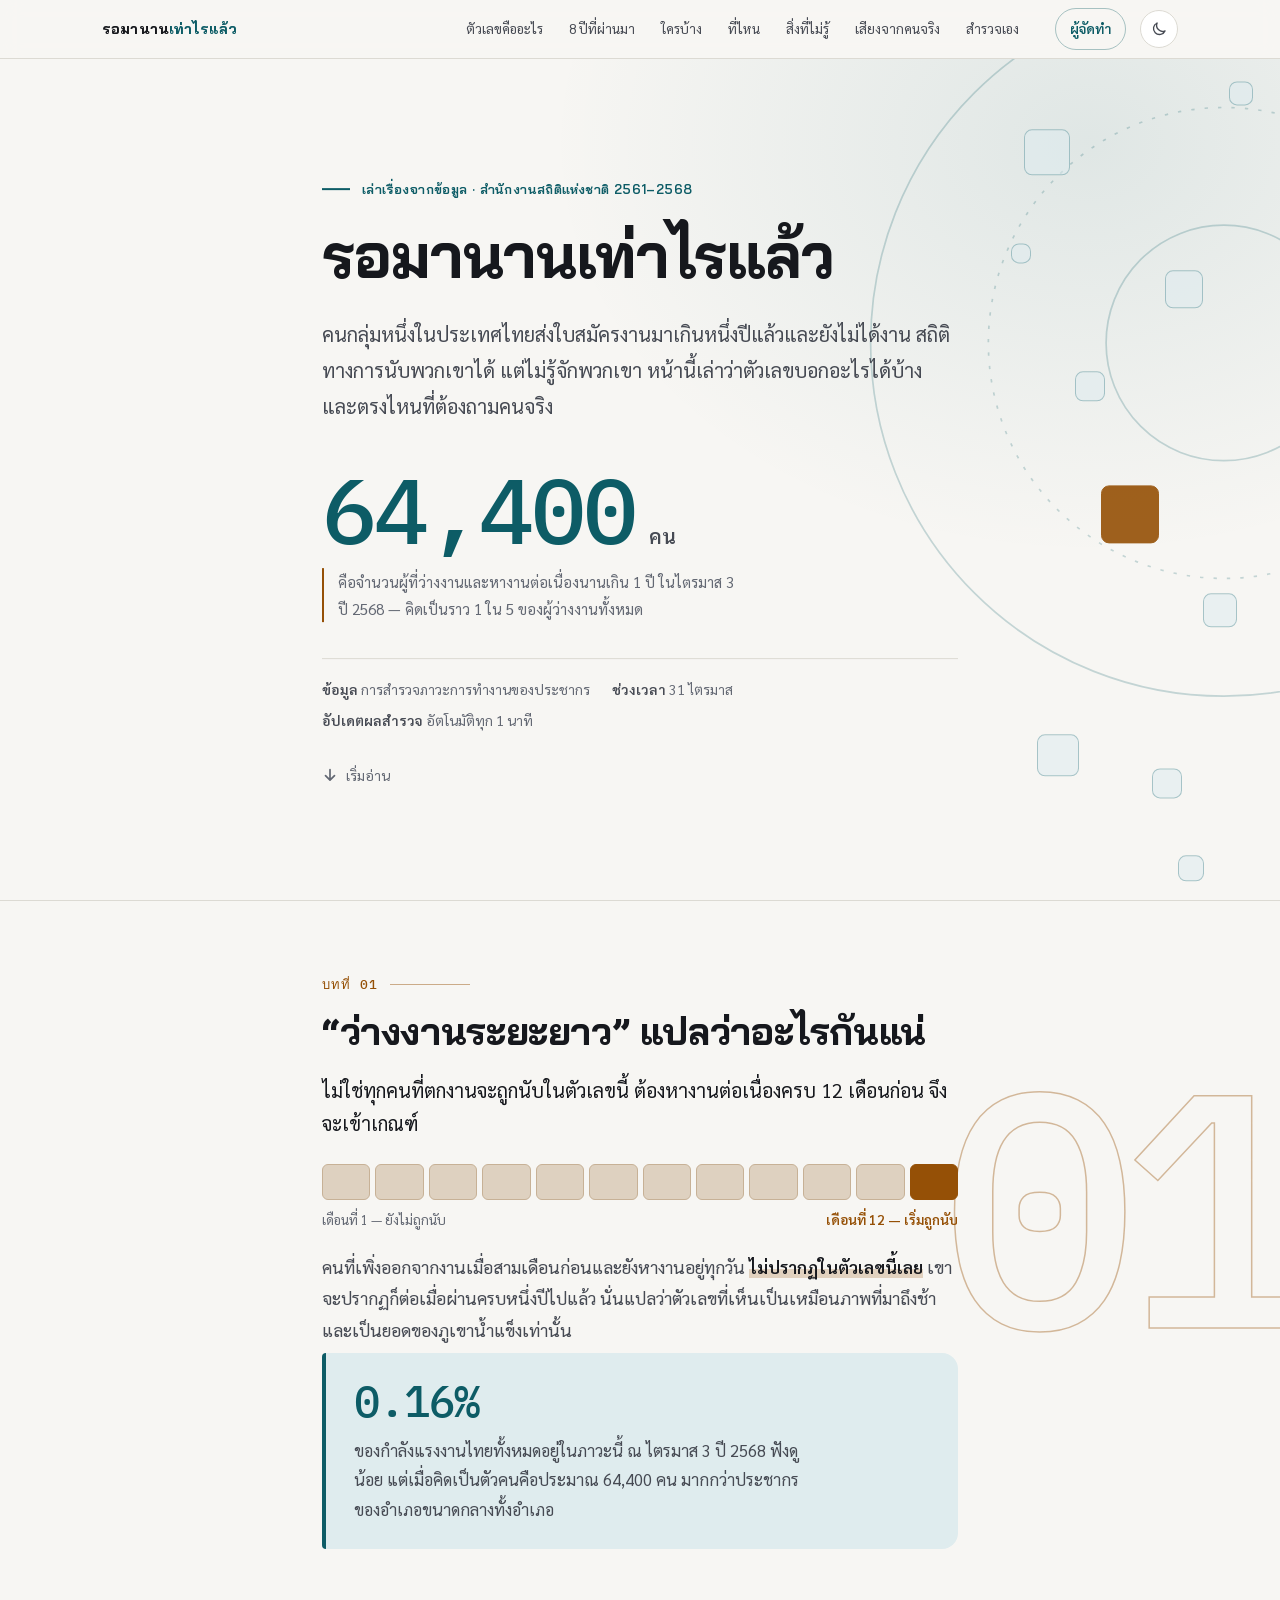
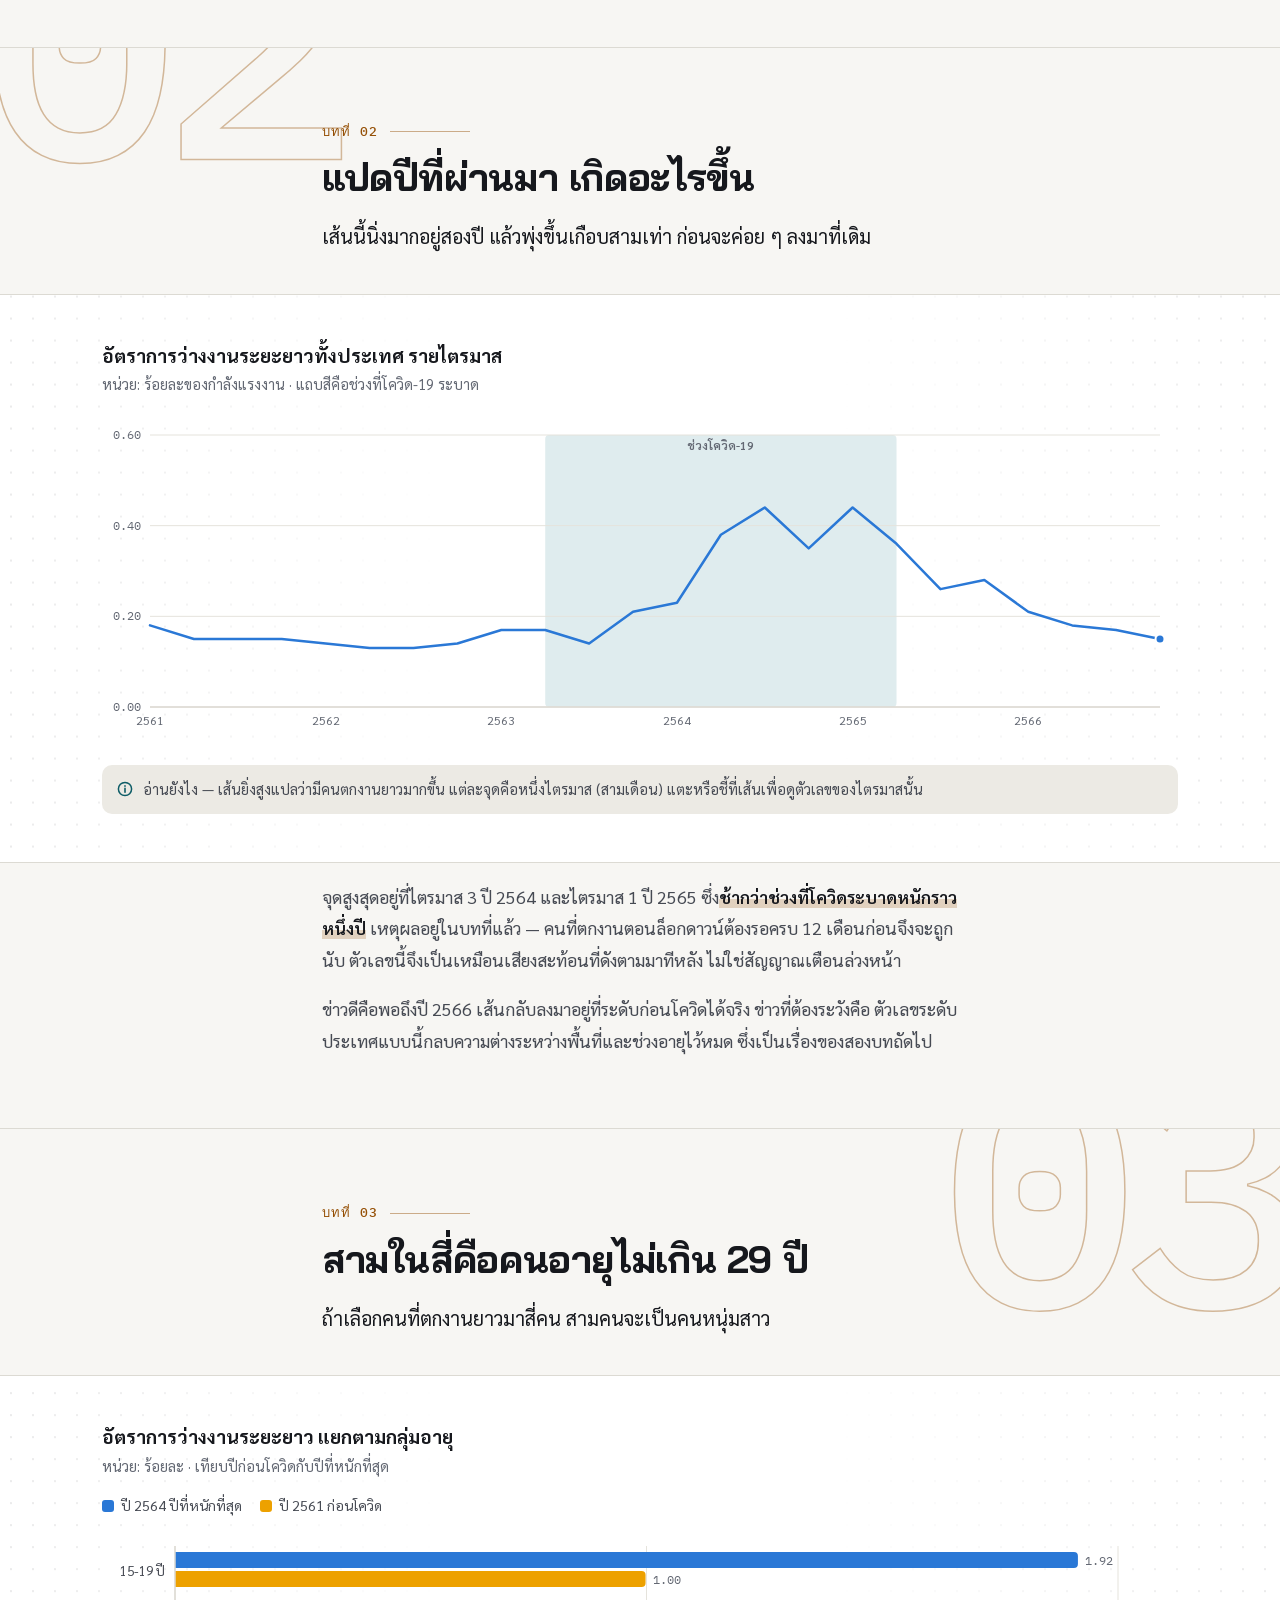
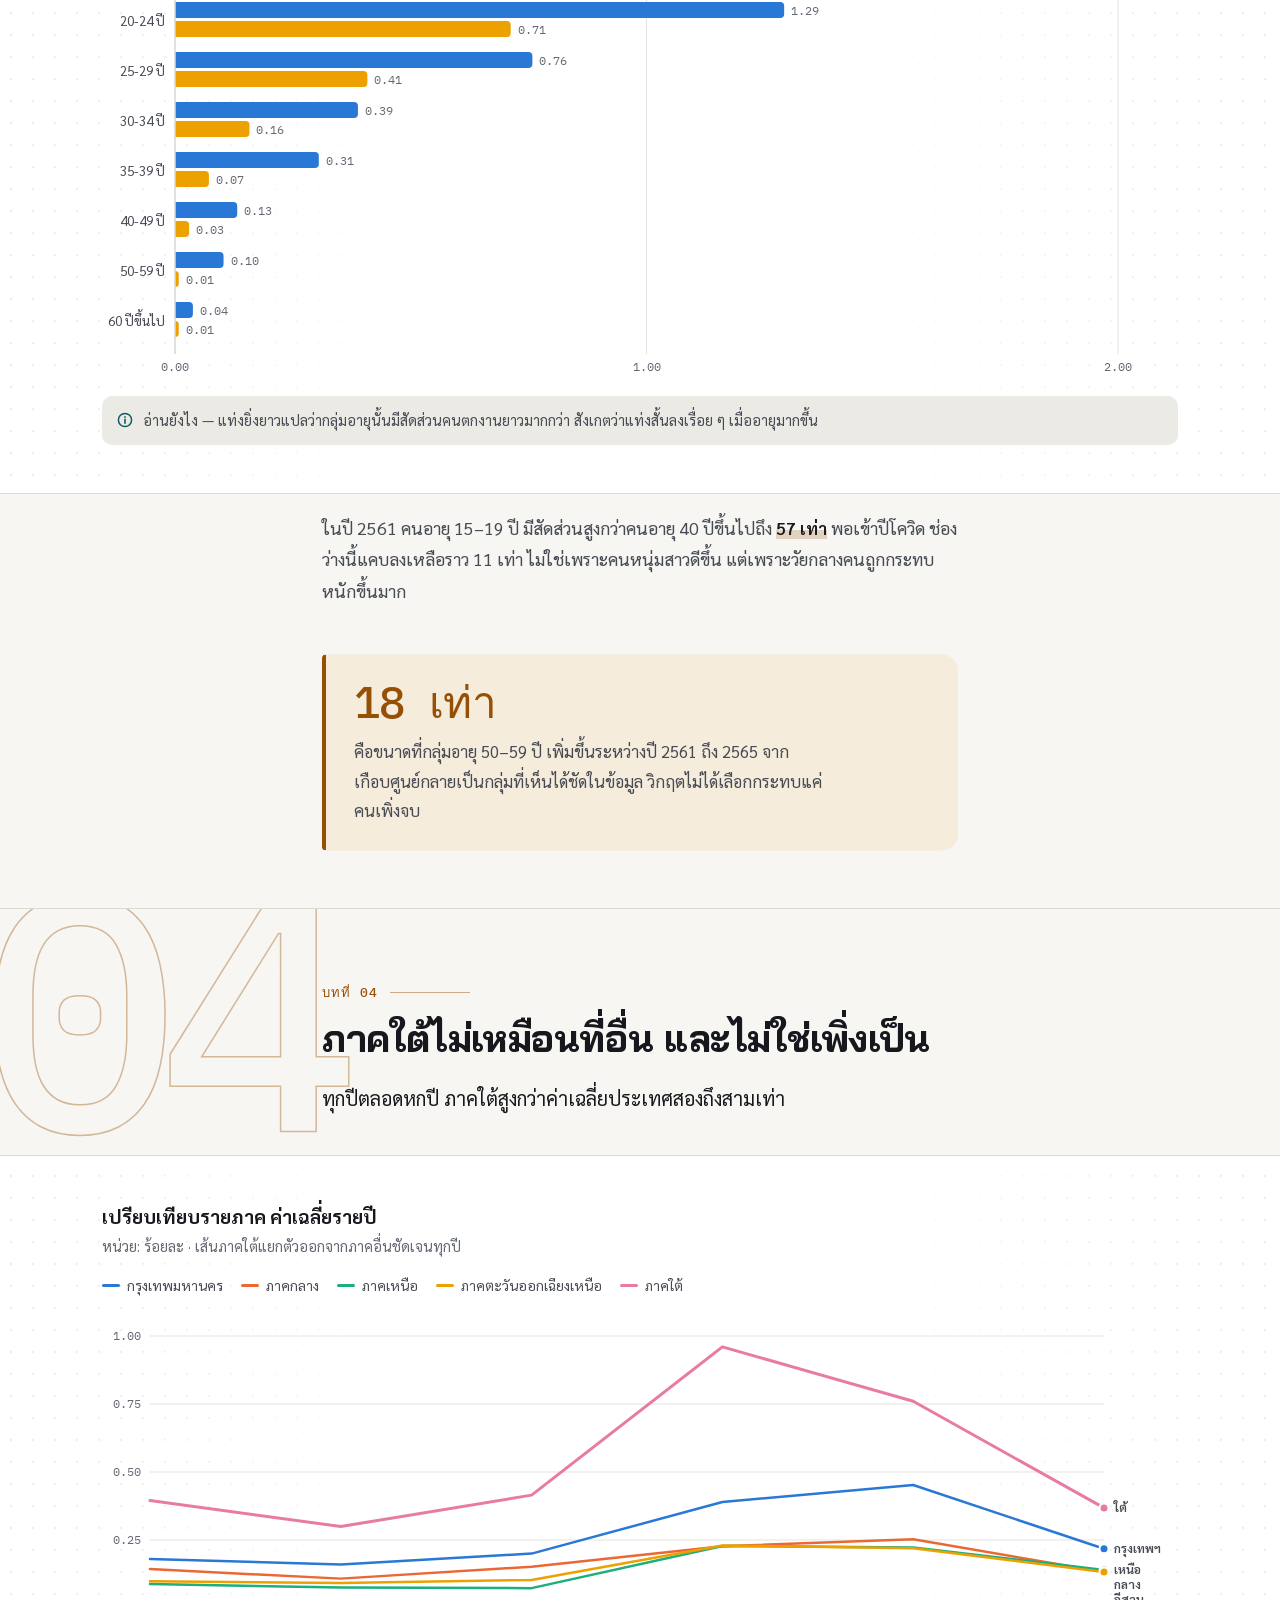
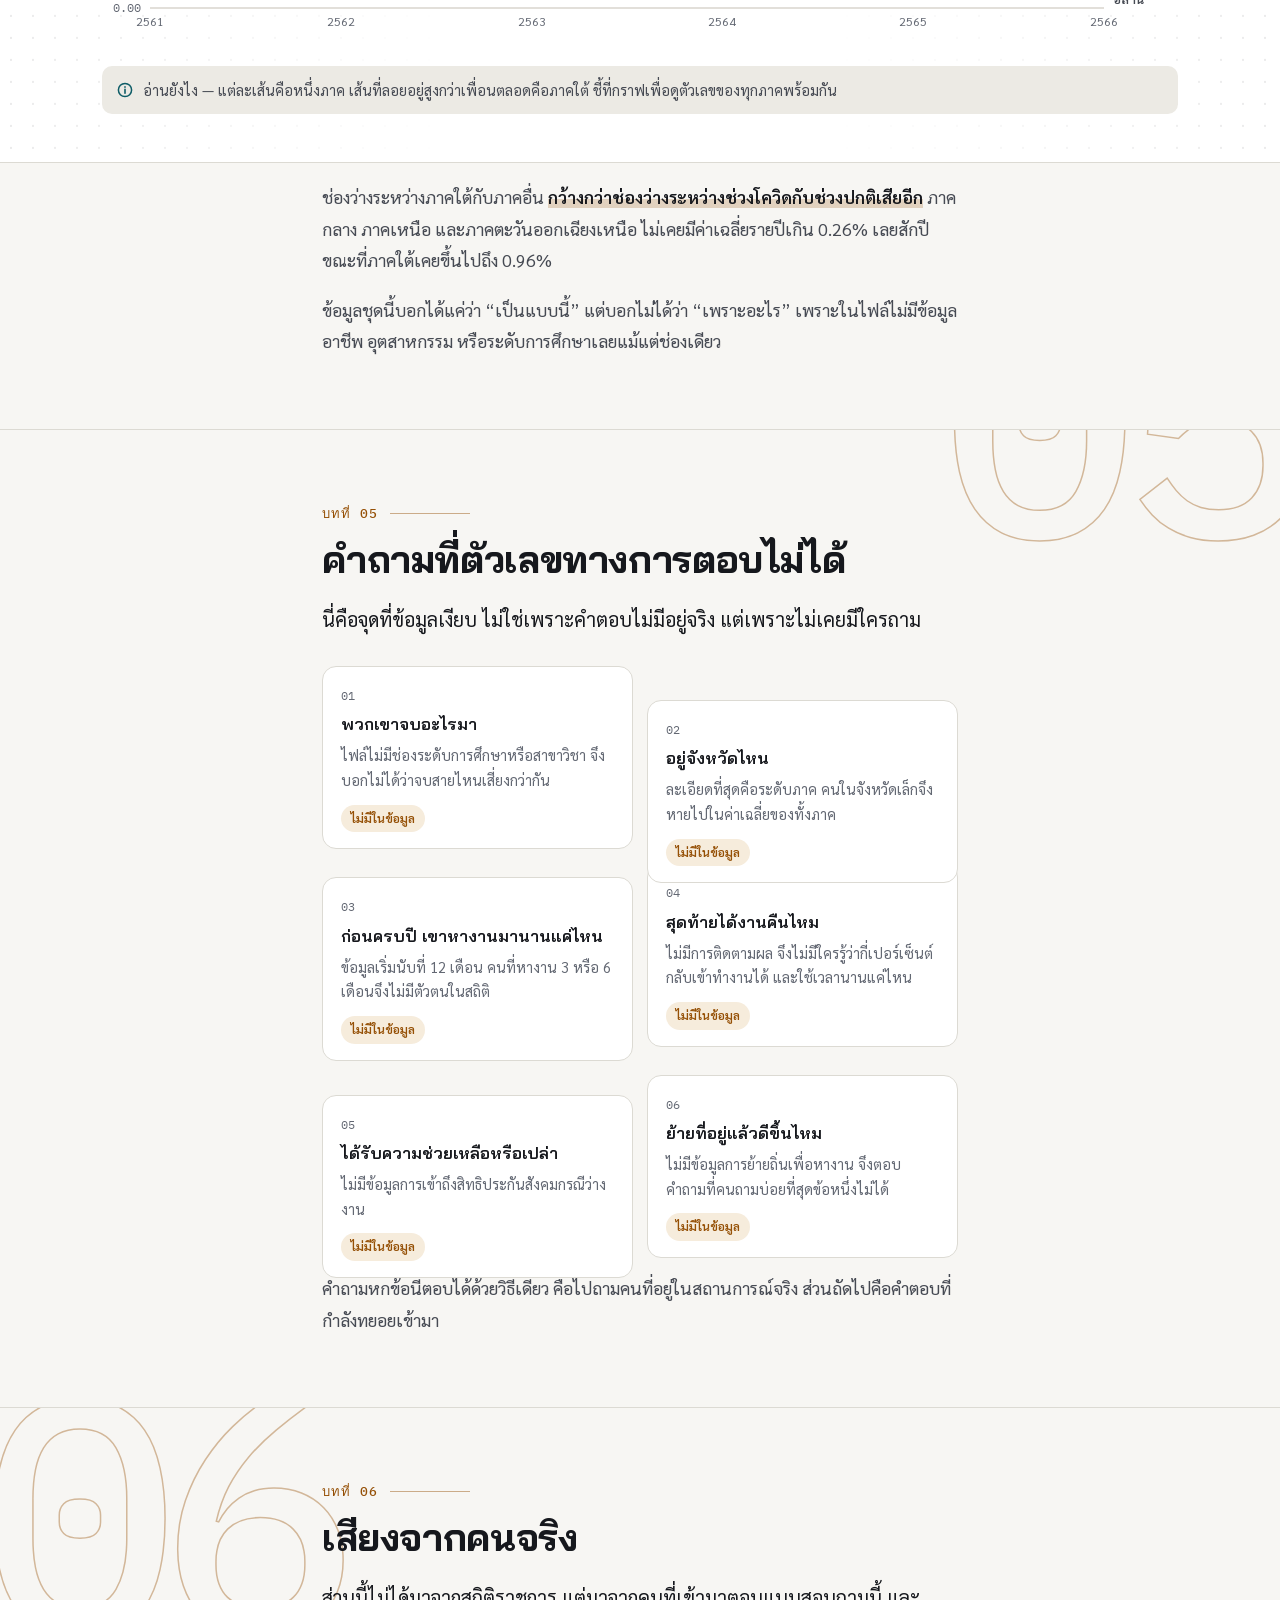
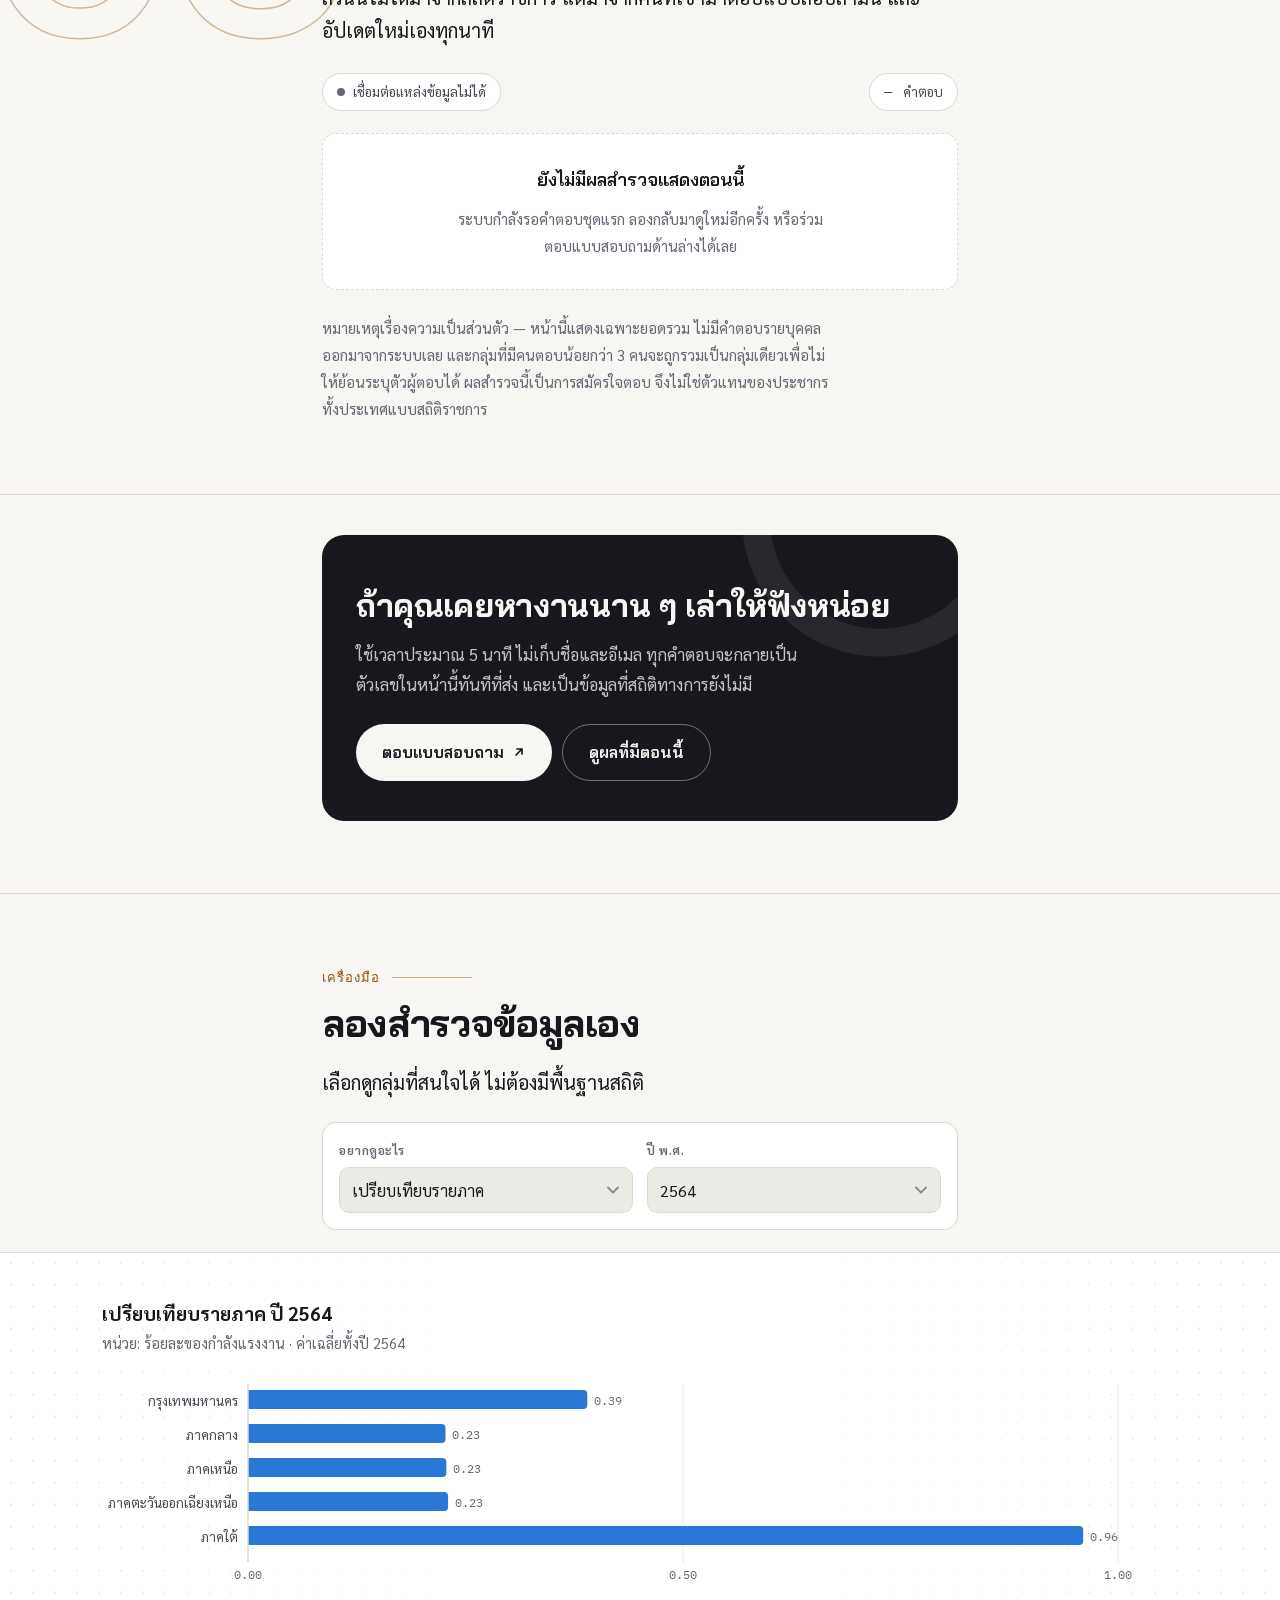
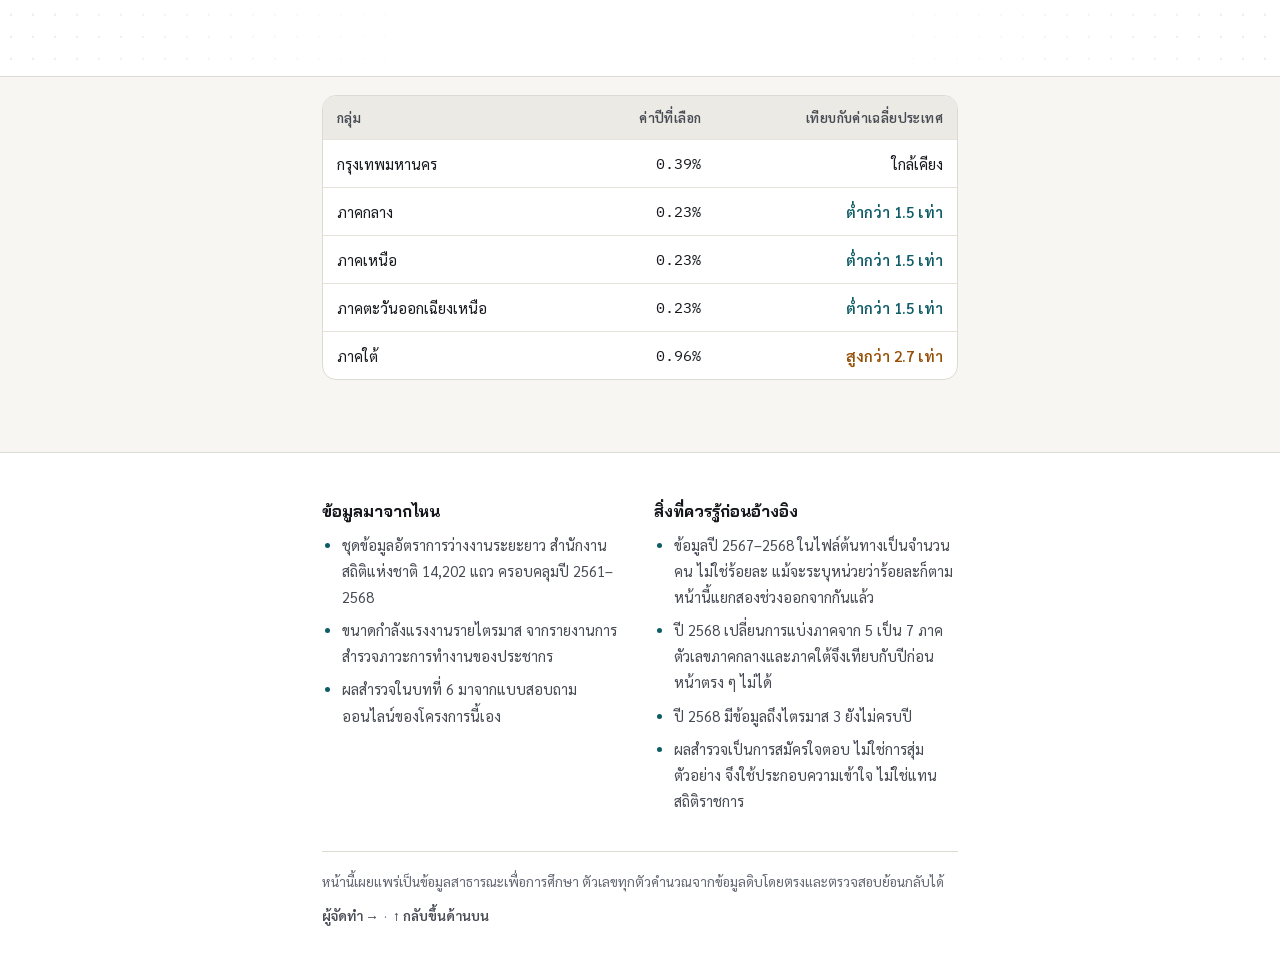
<file: index.html>
<!DOCTYPE html>
<html lang="th">
<head>
<meta charset="utf-8">
<meta name="viewport" content="width=device-width, initial-scale=1">
<title>รอมานานเท่าไรแล้ว — คนไทยที่ตกงานเกินหนึ่งปี</title>
<meta name="description" content="เล่าเรื่องจากข้อมูลการว่างงานระยะยาวของไทย 2561–2568 พร้อมเสียงจากคนที่กำลังหางานจริง อัปเดตแบบเรียลไทม์">
<meta name="theme-color" content="#f7f6f3" media="(prefers-color-scheme: light)">
<meta name="theme-color" content="#101317" media="(prefers-color-scheme: dark)">
<meta property="og:title" content="รอมานานเท่าไรแล้ว — คนไทยที่ตกงานเกินหนึ่งปี">
<meta property="og:description" content="สถิติทางการบอกว่ามีคนตกงานเกิน 1 ปี ราว 64,000 คน แต่บอกไม่ได้ว่าพวกเขาเป็นใคร นี่คือส่วนที่หายไป">
<meta property="og:type" content="website">
<meta name="twitter:card" content="summary">
<link rel="icon" href="data:image/svg+xml,%3Csvg xmlns='http://www.w3.org/2000/svg' viewBox='0 0 32 32'%3E%3Crect width='32' height='32' rx='8' fill='%230d5c66'/%3E%3Ccircle cx='16' cy='16' r='8' fill='none' stroke='%23f7f6f3' stroke-width='3'/%3E%3Cpath d='M16 11v5l3 2' fill='none' stroke='%23f7f6f3' stroke-width='2.4' stroke-linecap='round'/%3E%3C/svg%3E">
<link rel="preconnect" href="https://fonts.googleapis.com">
<link rel="preconnect" href="https://fonts.gstatic.com" crossorigin>
<link rel="stylesheet" href="https://fonts.googleapis.com/css2?family=Bai+Jamjuree:wght@500;600;700&family=Sarabun:wght@400;500;600;700&family=IBM+Plex+Mono:wght@400;500&display=swap">
<link rel="stylesheet" href="css/style.css">
<script>
/* ตั้งธีมที่ผู้ใช้เลือกไว้ก่อน render เพื่อไม่ให้หน้ากระพริบ */
(function(r){r.className+=' js';if(!('onpagereveal' in window))r.className+=' no-vt';
try{var t=localStorage.getItem('ltu-theme');if(t==='light'||t==='dark')r.setAttribute('data-theme',t);
if(sessionStorage.getItem('ltu-vt')){r.className+=' arriving';sessionStorage.removeItem('ltu-vt');}}catch(e){}})(document.documentElement);
</script>
</head>
<body>

<a class="skip" href="#main">ข้ามไปยังเนื้อหา</a>

<nav class="bar" aria-label="สารบัญ">
  <div class="bar-in">
    <a class="brand" href="#top">รอมานาน<em>เท่าไรแล้ว</em></a>
    <div class="bar-links">
      <a href="#ch1">ตัวเลขคืออะไร</a>
      <a href="#ch2">8 ปีที่ผ่านมา</a>
      <a href="#ch3">ใครบ้าง</a>
      <a href="#ch4">ที่ไหน</a>
      <a href="#ch5">สิ่งที่ไม่รู้</a>
      <a href="#live">เสียงจากคนจริง</a>
      <a href="#dash">สำรวจเอง</a>
    </div>
    <a class="nav-cta" href="credits.html" data-page>ผู้จัดทำ</a>
    <button class="theme-btn" id="themeBtn" type="button" aria-label="สลับโหมดสว่าง/มืด" title="สลับโหมดสว่าง/มืด">
      <svg class="i-moon" width="18" height="18" viewBox="0 0 24 24" aria-hidden="true"><path d="M20 14.5A8 8 0 0 1 9.5 4a8 8 0 1 0 10.5 10.5z" fill="none" stroke="currentColor" stroke-width="1.8" stroke-linejoin="round"/></svg>
      <svg class="i-sun" width="18" height="18" viewBox="0 0 24 24" aria-hidden="true"><circle cx="12" cy="12" r="4" fill="none" stroke="currentColor" stroke-width="1.8"/><path d="M12 2.5v2.2M12 19.3v2.2M2.5 12h2.2M19.3 12h2.2M5.3 5.3l1.6 1.6M17.1 17.1l1.6 1.6M5.3 18.7l1.6-1.6M17.1 6.9l1.6-1.6" stroke="currentColor" stroke-width="1.8" stroke-linecap="round"/></svg>
    </button>
  </div>
  <div class="progress" id="progress" aria-hidden="true"></div>
</nav>

<header class="hero" id="top" data-px>
  <div class="hero-scene" aria-hidden="true">
    <div class="layer far"><svg viewBox="0 0 600 600" preserveAspectRatio="xMidYMid slice"><circle cx="420" cy="220" r="210" fill="none" stroke="currentColor" stroke-width="1"/><circle cx="420" cy="220" r="140" fill="none" stroke="currentColor" stroke-width="1" stroke-dasharray="2 6"/><circle cx="420" cy="220" r="70" fill="none" stroke="currentColor" stroke-width="1"/></svg></div>
    <div class="layer mid"></div>
    <div class="layer near"></div>
  </div>
  <div class="col hero-fg">
    <div class="kicker">เล่าเรื่องจากข้อมูล · สำนักงานสถิติแห่งชาติ 2561–2568</div>
    <h1>รอมานานเท่าไรแล้ว</h1>
    <p class="deck">คนกลุ่มหนึ่งในประเทศไทยส่งใบสมัครงานมาเกินหนึ่งปีแล้วและยังไม่ได้งาน สถิติทางการนับพวกเขาได้ แต่ไม่รู้จักพวกเขา หน้านี้เล่าว่าตัวเลขบอกอะไรได้บ้าง และตรงไหนที่ต้องถามคนจริง</p>
    <div class="hero-num">
      <span class="big num" id="heroNum">64,400</span>
      <span class="unit">คน</span>
    </div>
    <p class="hero-cap">คือจำนวนผู้ที่ว่างงานและหางานต่อเนื่องนานเกิน 1 ปี ในไตรมาส 3 ปี 2568 — คิดเป็นราว 1 ใน 5 ของผู้ว่างงานทั้งหมด</p>
    <div class="byline">
      <span><b>ข้อมูล</b> การสำรวจภาวะการทำงานของประชากร</span>
      <span><b>ช่วงเวลา</b> 31 ไตรมาส</span>
      <span><b>อัปเดตผลสำรวจ</b> อัตโนมัติทุก 1 นาที</span>
    </div>
    <a class="scroll-cue" href="#ch1">
      <svg width="16" height="16" viewBox="0 0 16 16" aria-hidden="true"><path d="M8 2.5v10M3.5 8.5 8 13l4.5-4.5" fill="none" stroke="currentColor" stroke-width="1.7" stroke-linecap="round" stroke-linejoin="round"/></svg>
      เริ่มอ่าน
    </a>
  </div>
</header>

<main id="main">

<!-- ======== บทที่ 1 ======== -->
<section class="ch" id="ch1" data-px>
  <div class="ch-bg" aria-hidden="true">01</div>
  <div class="col reveal">
    <div class="ch-no">บทที่ 01</div>
    <h2>“ว่างงานระยะยาว” แปลว่าอะไรกันแน่</h2>
    <p class="lead">ไม่ใช่ทุกคนที่ตกงานจะถูกนับในตัวเลขนี้ ต้องหางานต่อเนื่องครบ 12 เดือนก่อน จึงจะเข้าเกณฑ์</p>
    <div class="months" id="months" aria-hidden="true"></div>
    <div class="months-lab"><span>เดือนที่ 1 — ยังไม่ถูกนับ</span><span>เดือนที่ 12 — เริ่มถูกนับ</span></div>
    <p>คนที่เพิ่งออกจากงานเมื่อสามเดือนก่อนและยังหางานอยู่ทุกวัน <strong>ไม่ปรากฏในตัวเลขนี้เลย</strong> เขาจะปรากฏก็ต่อเมื่อผ่านครบหนึ่งปีไปแล้ว นั่นแปลว่าตัวเลขที่เห็นเป็นเหมือนภาพที่มาถึงช้า และเป็นยอดของภูเขาน้ำแข็งเท่านั้น</p>
    <div class="pull">
      <div class="p-num">0.16%</div>
      <div class="p-txt">ของกำลังแรงงานไทยทั้งหมดอยู่ในภาวะนี้ ณ ไตรมาส 3 ปี 2568 ฟังดูน้อย แต่เมื่อคิดเป็นตัวคนคือประมาณ 64,400 คน มากกว่าประชากรของอำเภอขนาดกลางทั้งอำเภอ</div>
    </div>
  </div>
</section>

<!-- ======== บทที่ 2 ======== -->
<section class="ch" id="ch2" data-px>
  <div class="ch-bg" aria-hidden="true">02</div>
  <div class="col reveal">
    <div class="ch-no">บทที่ 02</div>
    <h2>แปดปีที่ผ่านมา เกิดอะไรขึ้น</h2>
    <p class="lead">เส้นนี้นิ่งมากอยู่สองปี แล้วพุ่งขึ้นเกือบสามเท่า ก่อนจะค่อย ๆ ลงมาที่เดิม</p>
  </div>
  <figure class="band">
    <div class="wide fig">
      <h3>อัตราการว่างงานระยะยาวทั้งประเทศ รายไตรมาส</h3>
      <div class="sub">หน่วย: ร้อยละของกำลังแรงงาน · แถบสีคือช่วงที่โควิด-19 ระบาด</div>
      <div class="chart" id="cNational"></div>
      <div class="howto">
        <svg width="16" height="16" viewBox="0 0 16 16" aria-hidden="true"><circle cx="8" cy="8" r="6.6" fill="none" stroke="currentColor" stroke-width="1.5"/><path d="M8 7.2v4M8 4.9v.4" stroke="currentColor" stroke-width="1.6" stroke-linecap="round"/></svg>
        <div>อ่านยังไง — เส้นยิ่งสูงแปลว่ามีคนตกงานยาวมากขึ้น แต่ละจุดคือหนึ่งไตรมาส (สามเดือน) แตะหรือชี้ที่เส้นเพื่อดูตัวเลขของไตรมาสนั้น</div>
      </div>
    </div>
  </figure>
  <div class="col reveal">
    <p>จุดสูงสุดอยู่ที่ไตรมาส 3 ปี 2564 และไตรมาส 1 ปี 2565 ซึ่ง<strong>ช้ากว่าช่วงที่โควิดระบาดหนักราวหนึ่งปี</strong> เหตุผลอยู่ในบทที่แล้ว — คนที่ตกงานตอนล็อกดาวน์ต้องรอครบ 12 เดือนก่อนจึงจะถูกนับ ตัวเลขนี้จึงเป็นเหมือนเสียงสะท้อนที่ดังตามมาทีหลัง ไม่ใช่สัญญาณเตือนล่วงหน้า</p>
    <p>ข่าวดีคือพอถึงปี 2566 เส้นกลับลงมาอยู่ที่ระดับก่อนโควิดได้จริง ข่าวที่ต้องระวังคือ ตัวเลขระดับประเทศแบบนี้กลบความต่างระหว่างพื้นที่และช่วงอายุไว้หมด ซึ่งเป็นเรื่องของสองบทถัดไป</p>
  </div>
</section>

<!-- ======== บทที่ 3 ======== -->
<section class="ch" id="ch3" data-px>
  <div class="ch-bg" aria-hidden="true">03</div>
  <div class="col reveal">
    <div class="ch-no">บทที่ 03</div>
    <h2>สามในสี่คือคนอายุไม่เกิน 29 ปี</h2>
    <p class="lead">ถ้าเลือกคนที่ตกงานยาวมาสี่คน สามคนจะเป็นคนหนุ่มสาว</p>
  </div>
  <figure class="band">
    <div class="wide fig">
      <h3>อัตราการว่างงานระยะยาว แยกตามกลุ่มอายุ</h3>
      <div class="sub">หน่วย: ร้อยละ · เทียบปีก่อนโควิดกับปีที่หนักที่สุด</div>
      <div class="legend" id="lAge"></div>
      <div class="chart" id="cAge"></div>
      <div class="howto">
        <svg width="16" height="16" viewBox="0 0 16 16" aria-hidden="true"><circle cx="8" cy="8" r="6.6" fill="none" stroke="currentColor" stroke-width="1.5"/><path d="M8 7.2v4M8 4.9v.4" stroke="currentColor" stroke-width="1.6" stroke-linecap="round"/></svg>
        <div>อ่านยังไง — แท่งยิ่งยาวแปลว่ากลุ่มอายุนั้นมีสัดส่วนคนตกงานยาวมากกว่า สังเกตว่าแท่งสั้นลงเรื่อย ๆ เมื่ออายุมากขึ้น</div>
      </div>
    </div>
  </figure>
  <div class="col reveal">
    <p>ในปี 2561 คนอายุ 15–19 ปี มีสัดส่วนสูงกว่าคนอายุ 40 ปีขึ้นไปถึง <strong>57 เท่า</strong> พอเข้าปีโควิด ช่องว่างนี้แคบลงเหลือราว 11 เท่า ไม่ใช่เพราะคนหนุ่มสาวดีขึ้น แต่เพราะวัยกลางคนถูกกระทบหนักขึ้นมาก</p>
    <div class="pull amber">
      <div class="p-num">18 เท่า</div>
      <div class="p-txt">คือขนาดที่กลุ่มอายุ 50–59 ปี เพิ่มขึ้นระหว่างปี 2561 ถึง 2565 จากเกือบศูนย์กลายเป็นกลุ่มที่เห็นได้ชัดในข้อมูล วิกฤตไม่ได้เลือกกระทบแค่คนเพิ่งจบ</div>
    </div>
  </div>
</section>

<!-- ======== บทที่ 4 ======== -->
<section class="ch" id="ch4" data-px>
  <div class="ch-bg" aria-hidden="true">04</div>
  <div class="col reveal">
    <div class="ch-no">บทที่ 04</div>
    <h2>ภาคใต้ไม่เหมือนที่อื่น และไม่ใช่เพิ่งเป็น</h2>
    <p class="lead">ทุกปีตลอดหกปี ภาคใต้สูงกว่าค่าเฉลี่ยประเทศสองถึงสามเท่า</p>
  </div>
  <figure class="band">
    <div class="wide fig">
      <h3>เปรียบเทียบรายภาค ค่าเฉลี่ยรายปี</h3>
      <div class="sub">หน่วย: ร้อยละ · เส้นภาคใต้แยกตัวออกจากภาคอื่นชัดเจนทุกปี</div>
      <div class="legend" id="lRegion"></div>
      <div class="chart" id="cRegion"></div>
      <div class="howto">
        <svg width="16" height="16" viewBox="0 0 16 16" aria-hidden="true"><circle cx="8" cy="8" r="6.6" fill="none" stroke="currentColor" stroke-width="1.5"/><path d="M8 7.2v4M8 4.9v.4" stroke="currentColor" stroke-width="1.6" stroke-linecap="round"/></svg>
        <div>อ่านยังไง — แต่ละเส้นคือหนึ่งภาค เส้นที่ลอยอยู่สูงกว่าเพื่อนตลอดคือภาคใต้ ชี้ที่กราฟเพื่อดูตัวเลขของทุกภาคพร้อมกัน</div>
      </div>
    </div>
  </figure>
  <div class="col reveal">
    <p>ช่องว่างระหว่างภาคใต้กับภาคอื่น <strong>กว้างกว่าช่องว่างระหว่างช่วงโควิดกับช่วงปกติเสียอีก</strong> ภาคกลาง ภาคเหนือ และภาคตะวันออกเฉียงเหนือ ไม่เคยมีค่าเฉลี่ยรายปีเกิน 0.26% เลยสักปี ขณะที่ภาคใต้เคยขึ้นไปถึง 0.96%</p>
    <p>ข้อมูลชุดนี้บอกได้แค่ว่า “เป็นแบบนี้” แต่บอกไม่ได้ว่า “เพราะอะไร” เพราะในไฟล์ไม่มีข้อมูลอาชีพ อุตสาหกรรม หรือระดับการศึกษาเลยแม้แต่ช่องเดียว</p>
  </div>
</section>

<!-- ======== บทที่ 5 ======== -->
<section class="ch" id="ch5" data-px>
  <div class="ch-bg" aria-hidden="true">05</div>
  <div class="col reveal">
    <div class="ch-no">บทที่ 05</div>
    <h2>คำถามที่ตัวเลขทางการตอบไม่ได้</h2>
    <p class="lead">นี่คือจุดที่ข้อมูลเงียบ ไม่ใช่เพราะคำตอบไม่มีอยู่จริง แต่เพราะไม่เคยมีใครถาม</p>
    <div class="gaps">
      <div class="gap"><div class="g-q">พวกเขาจบอะไรมา</div><div class="g-a">ไฟล์ไม่มีช่องระดับการศึกษาหรือสาขาวิชา จึงบอกไม่ได้ว่าจบสายไหนเสี่ยงกว่ากัน</div><div class="g-tag">ไม่มีในข้อมูล</div></div>
      <div class="gap"><div class="g-q">อยู่จังหวัดไหน</div><div class="g-a">ละเอียดที่สุดคือระดับภาค คนในจังหวัดเล็กจึงหายไปในค่าเฉลี่ยของทั้งภาค</div><div class="g-tag">ไม่มีในข้อมูล</div></div>
      <div class="gap"><div class="g-q">ก่อนครบปี เขาหางานมานานแค่ไหน</div><div class="g-a">ข้อมูลเริ่มนับที่ 12 เดือน คนที่หางาน 3 หรือ 6 เดือนจึงไม่มีตัวตนในสถิติ</div><div class="g-tag">ไม่มีในข้อมูล</div></div>
      <div class="gap"><div class="g-q">สุดท้ายได้งานคืนไหม</div><div class="g-a">ไม่มีการติดตามผล จึงไม่มีใครรู้ว่ากี่เปอร์เซ็นต์กลับเข้าทำงานได้ และใช้เวลานานแค่ไหน</div><div class="g-tag">ไม่มีในข้อมูล</div></div>
      <div class="gap"><div class="g-q">ได้รับความช่วยเหลือหรือเปล่า</div><div class="g-a">ไม่มีข้อมูลการเข้าถึงสิทธิประกันสังคมกรณีว่างงาน</div><div class="g-tag">ไม่มีในข้อมูล</div></div>
      <div class="gap"><div class="g-q">ย้ายที่อยู่แล้วดีขึ้นไหม</div><div class="g-a">ไม่มีข้อมูลการย้ายถิ่นเพื่อหางาน จึงตอบคำถามที่คนถามบ่อยที่สุดข้อหนึ่งไม่ได้</div><div class="g-tag">ไม่มีในข้อมูล</div></div>
    </div>
    <p class="bridge">คำถามหกข้อนี้ตอบได้ด้วยวิธีเดียว คือไปถามคนที่อยู่ในสถานการณ์จริง ส่วนถัดไปคือคำตอบที่กำลังทยอยเข้ามา</p>
  </div>
</section>

<!-- ======== เสียงจากคนจริง ======== -->
<section class="ch" id="live" data-px>
  <div class="ch-bg" aria-hidden="true">06</div>
  <div class="col reveal">
    <div class="ch-no">บทที่ 06</div>
    <h2>เสียงจากคนจริง</h2>
    <p class="lead">ส่วนนี้ไม่ได้มาจากสถิติราชการ แต่มาจากคนที่เข้ามาตอบแบบสอบถามนี้ และอัปเดตใหม่เองทุกนาที</p>
    <div class="live-head">
      <span class="live-pill" role="status" aria-live="polite"><span class="dot" id="liveDot"></span><span id="liveStatus">กำลังโหลดข้อมูล…</span></span>
      <span class="live-pill"><b class="num" id="liveTotal">—</b>&nbsp;คำตอบ</span>
    </div>
    <div id="liveBody"><div class="skeleton" aria-hidden="true"></div></div>
    <p class="note">หมายเหตุเรื่องความเป็นส่วนตัว — หน้านี้แสดงเฉพาะยอดรวม ไม่มีคำตอบรายบุคคลออกมาจากระบบเลย และกลุ่มที่มีคนตอบน้อยกว่า 3 คนจะถูกรวมเป็นกลุ่มเดียวเพื่อไม่ให้ย้อนระบุตัวผู้ตอบได้ ผลสำรวจนี้เป็นการสมัครใจตอบ จึงไม่ใช่ตัวแทนของประชากรทั้งประเทศแบบสถิติราชการ</p>
  </div>
</section>

<!-- ======== CTA ======== -->
<section class="ch flush" data-px>
  <div class="col reveal">
    <div class="cta">
      <h2>ถ้าคุณเคยหางานนาน ๆ เล่าให้ฟังหน่อย</h2>
      <p>ใช้เวลาประมาณ 5 นาที ไม่เก็บชื่อและอีเมล ทุกคำตอบจะกลายเป็นตัวเลขในหน้านี้ทันทีที่ส่ง และเป็นข้อมูลที่สถิติทางการยังไม่มี</p>
      <div class="cta-actions">
        <a class="btn" id="formLink" href="#" target="_blank" rel="noopener">ตอบแบบสอบถาม
          <svg width="14" height="14" viewBox="0 0 14 14" aria-hidden="true"><path d="M4 10 10 4M5 4h5v5" fill="none" stroke="currentColor" stroke-width="1.7" stroke-linecap="round" stroke-linejoin="round"/></svg></a>
        <a class="btn ghost" href="#live">ดูผลที่มีตอนนี้</a>
      </div>
    </div>
  </div>
</section>

<!-- ======== DASHBOARD ======== -->
<section class="ch" id="dash" data-px>
  <div class="col reveal">
    <div class="ch-no">เครื่องมือ</div>
    <h2>ลองสำรวจข้อมูลเอง</h2>
    <p class="lead">เลือกดูกลุ่มที่สนใจได้ ไม่ต้องมีพื้นฐานสถิติ</p>
    <div class="controls">
      <div class="field"><label for="fView">อยากดูอะไร</label>
        <select id="fView">
          <option value="region">เปรียบเทียบรายภาค</option>
          <option value="age">เปรียบเทียบตามกลุ่มอายุ</option>
          <option value="sex">เปรียบเทียบชาย–หญิง</option>
          <option value="area">ในเมือง–นอกเมือง</option>
        </select></div>
      <div class="field"><label for="fYear">ปี พ.ศ.</label><select id="fYear"></select></div>
    </div>
  </div>
  <figure class="band tight">
    <div class="wide fig" aria-live="polite">
      <h3 id="dashTitle">เปรียบเทียบรายภาค</h3>
      <div class="sub" id="dashSub">หน่วย: ร้อยละของกำลังแรงงาน</div>
      <div class="chart" id="cDash"></div>
    </div>
  </figure>
  <div class="col">
    <div class="tablewrap"><table id="dashTable"><thead><tr><th scope="col">กลุ่ม</th><th scope="col">ค่าปีที่เลือก</th><th scope="col">เทียบกับค่าเฉลี่ยประเทศ</th></tr></thead><tbody></tbody></table></div>
  </div>
</section>

</main>

<footer>
  <div class="col">
    <div class="foot-cols">
      <div>
        <h3>ข้อมูลมาจากไหน</h3>
        <ul>
          <li>ชุดข้อมูลอัตราการว่างงานระยะยาว สำนักงานสถิติแห่งชาติ 14,202 แถว ครอบคลุมปี 2561–2568</li>
          <li>ขนาดกำลังแรงงานรายไตรมาส จากรายงานการสำรวจภาวะการทำงานของประชากร</li>
          <li>ผลสำรวจในบทที่ 6 มาจากแบบสอบถามออนไลน์ของโครงการนี้เอง</li>
        </ul>
      </div>
      <div>
        <h3>สิ่งที่ควรรู้ก่อนอ้างอิง</h3>
        <ul>
          <li>ข้อมูลปี 2567–2568 ในไฟล์ต้นทางเป็นจำนวนคน ไม่ใช่ร้อยละ แม้จะระบุหน่วยว่าร้อยละก็ตาม หน้านี้แยกสองช่วงออกจากกันแล้ว</li>
          <li>ปี 2568 เปลี่ยนการแบ่งภาคจาก 5 เป็น 7 ภาค ตัวเลขภาคกลางและภาคใต้จึงเทียบกับปีก่อนหน้าตรง ๆ ไม่ได้</li>
          <li>ปี 2568 มีข้อมูลถึงไตรมาส 3 ยังไม่ครบปี</li>
          <li>ผลสำรวจเป็นการสมัครใจตอบ ไม่ใช่การสุ่มตัวอย่าง จึงใช้ประกอบความเข้าใจ ไม่ใช่แทนสถิติราชการ</li>
        </ul>
      </div>
    </div>
    <div class="fine">
      <span>หน้านี้เผยแพร่เป็นข้อมูลสาธารณะเพื่อการศึกษา ตัวเลขทุกตัวคำนวณจากข้อมูลดิบโดยตรงและตรวจสอบย้อนกลับได้</span>
      <span><a class="to-top" href="credits.html" data-page>ผู้จัดทำ →</a>&nbsp;&nbsp;·&nbsp;&nbsp;<a class="to-top" href="#top">↑ กลับขึ้นด้านบน</a></span>
    </div>
  </div>
</footer>

<div class="tip" id="tip" aria-hidden="true"></div>

<script src="js/common.js"></script>
<script src="js/config.js"></script>
<script src="js/data.js"></script>
<script src="js/charts.js"></script>
<script src="js/app.js"></script>
</body>
</html>
</file>
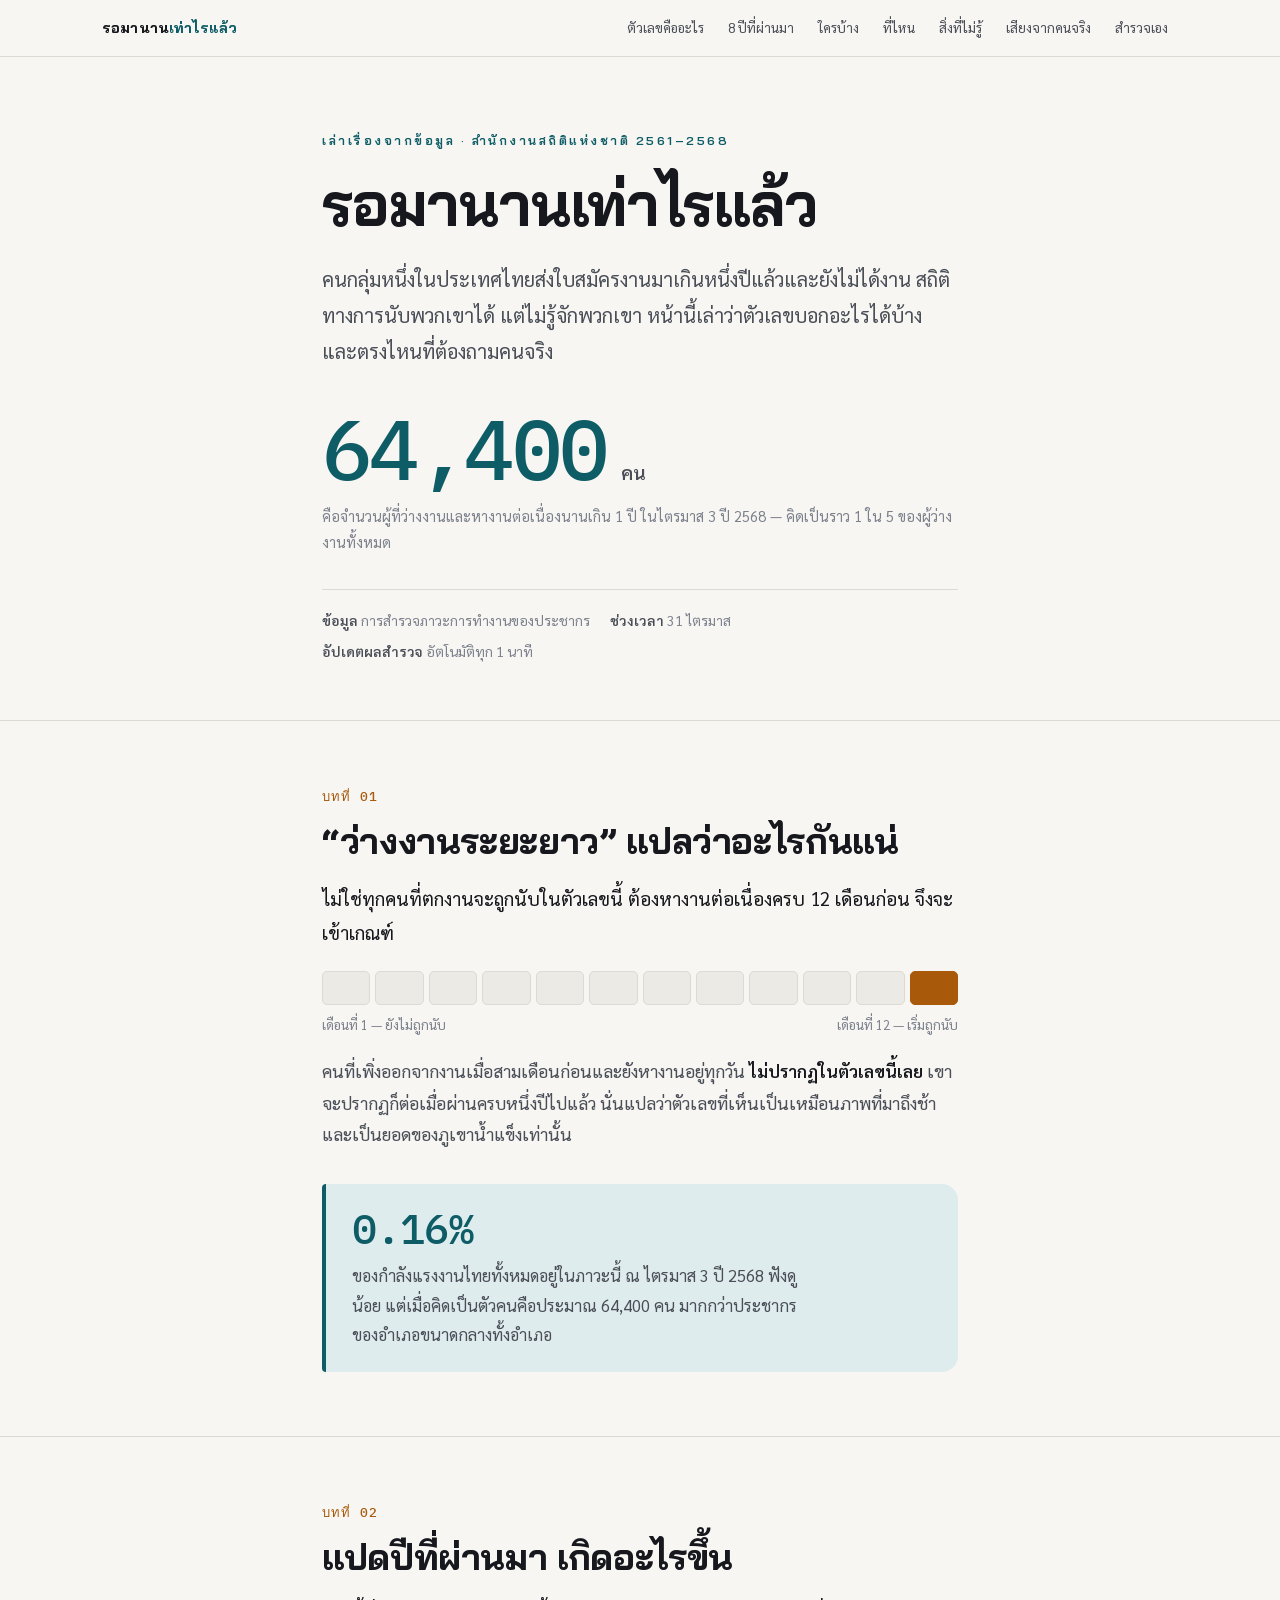
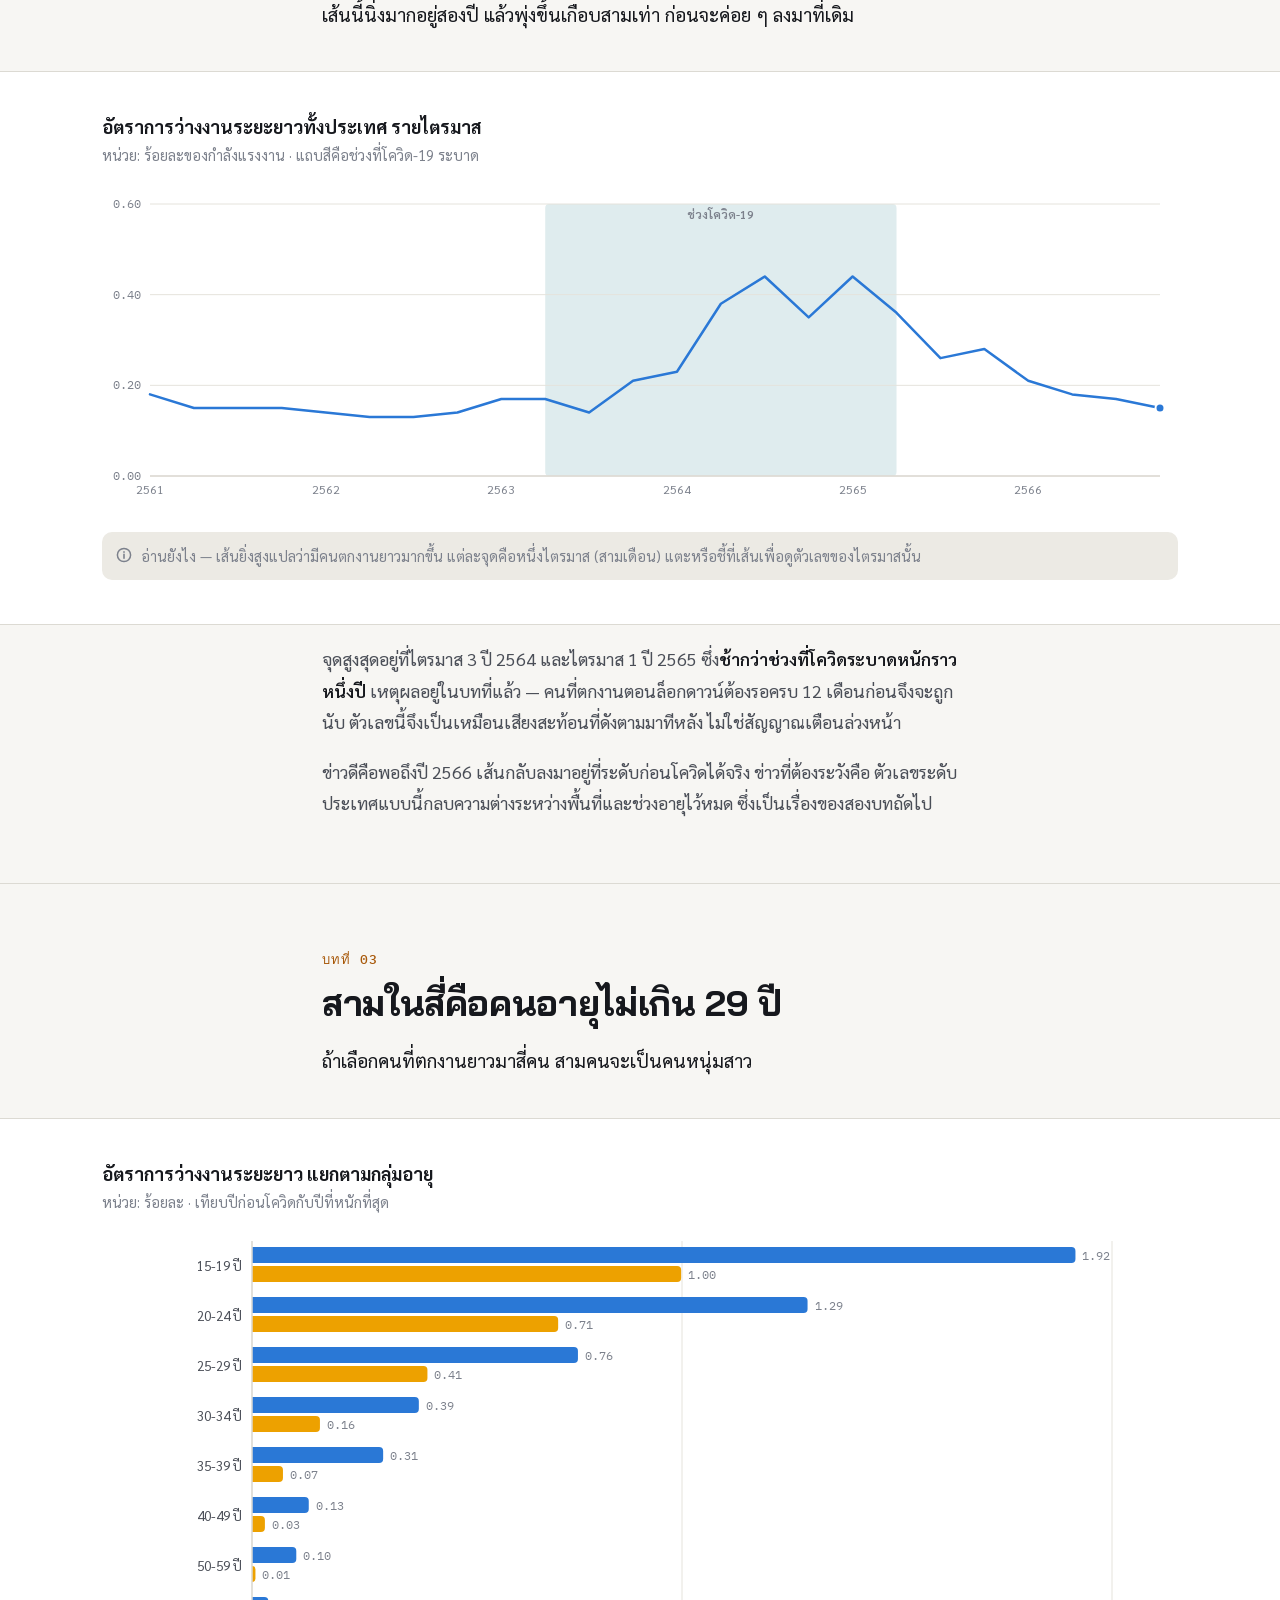
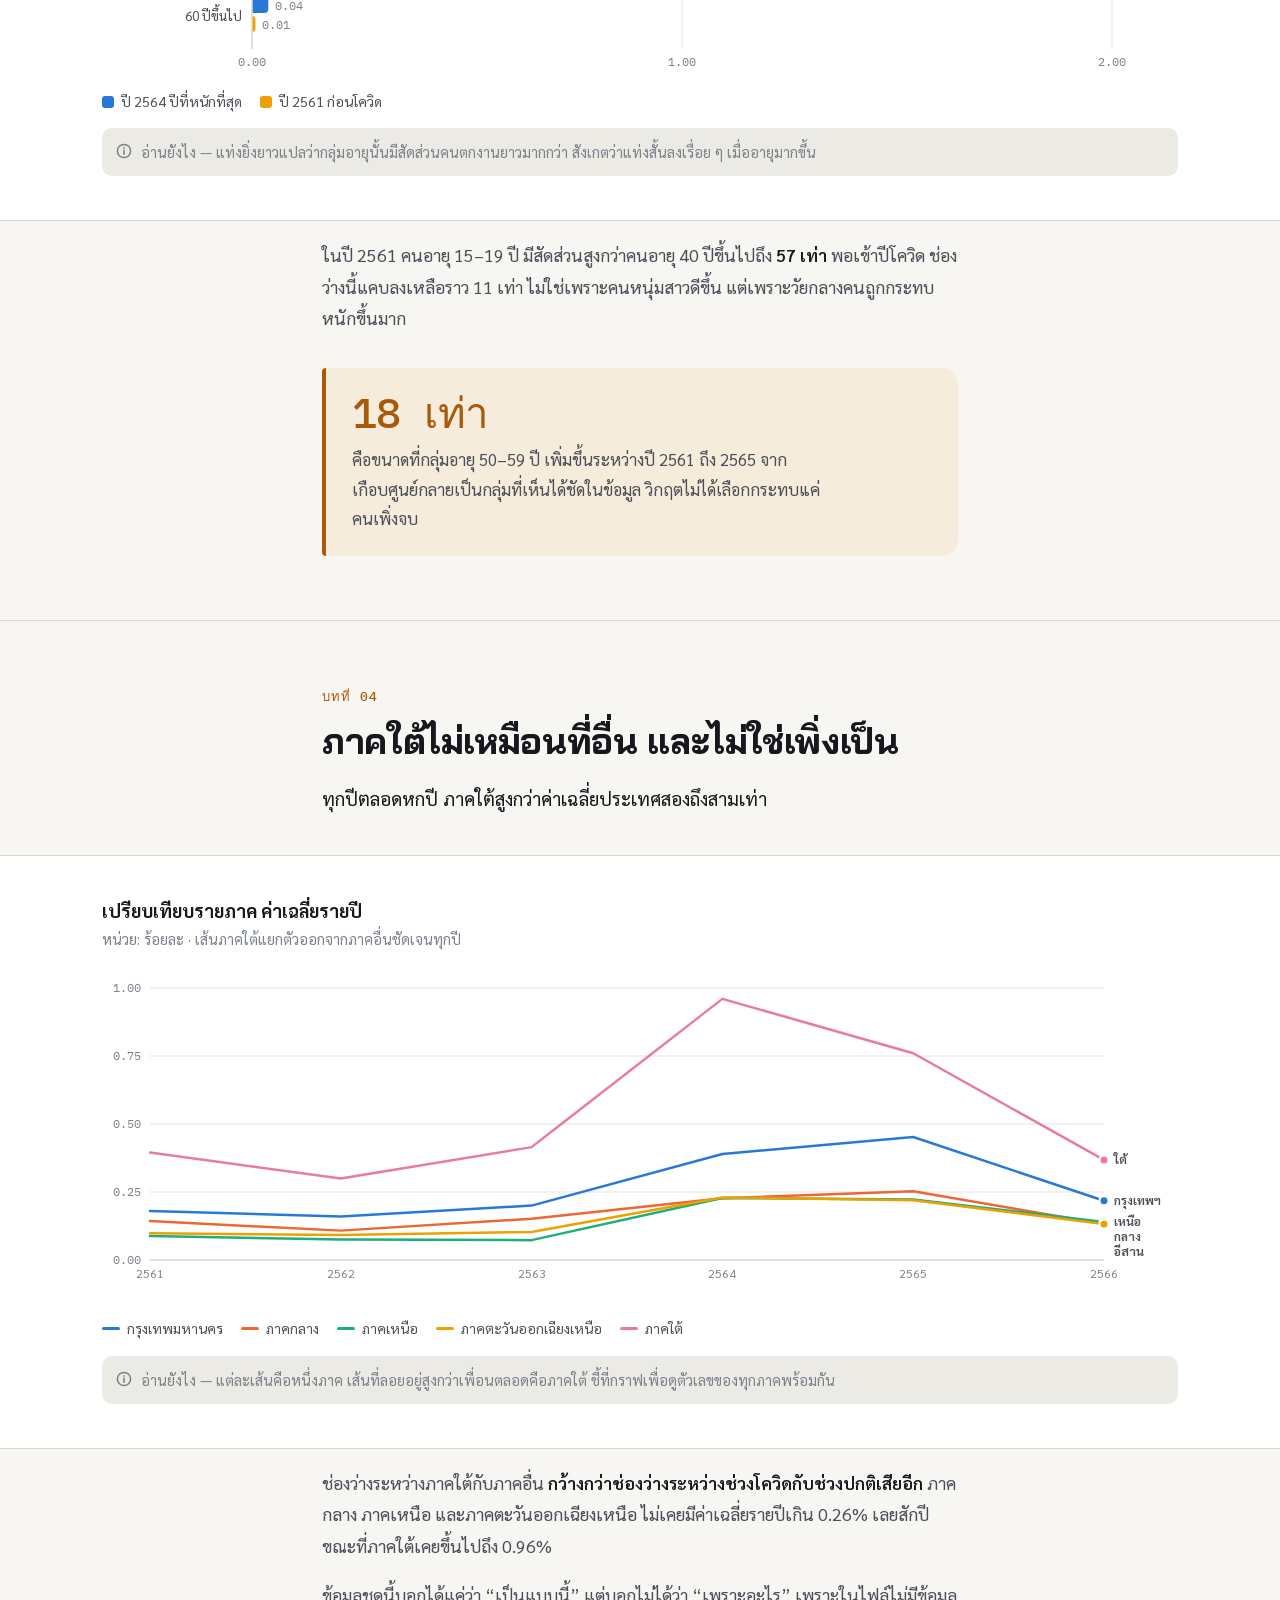
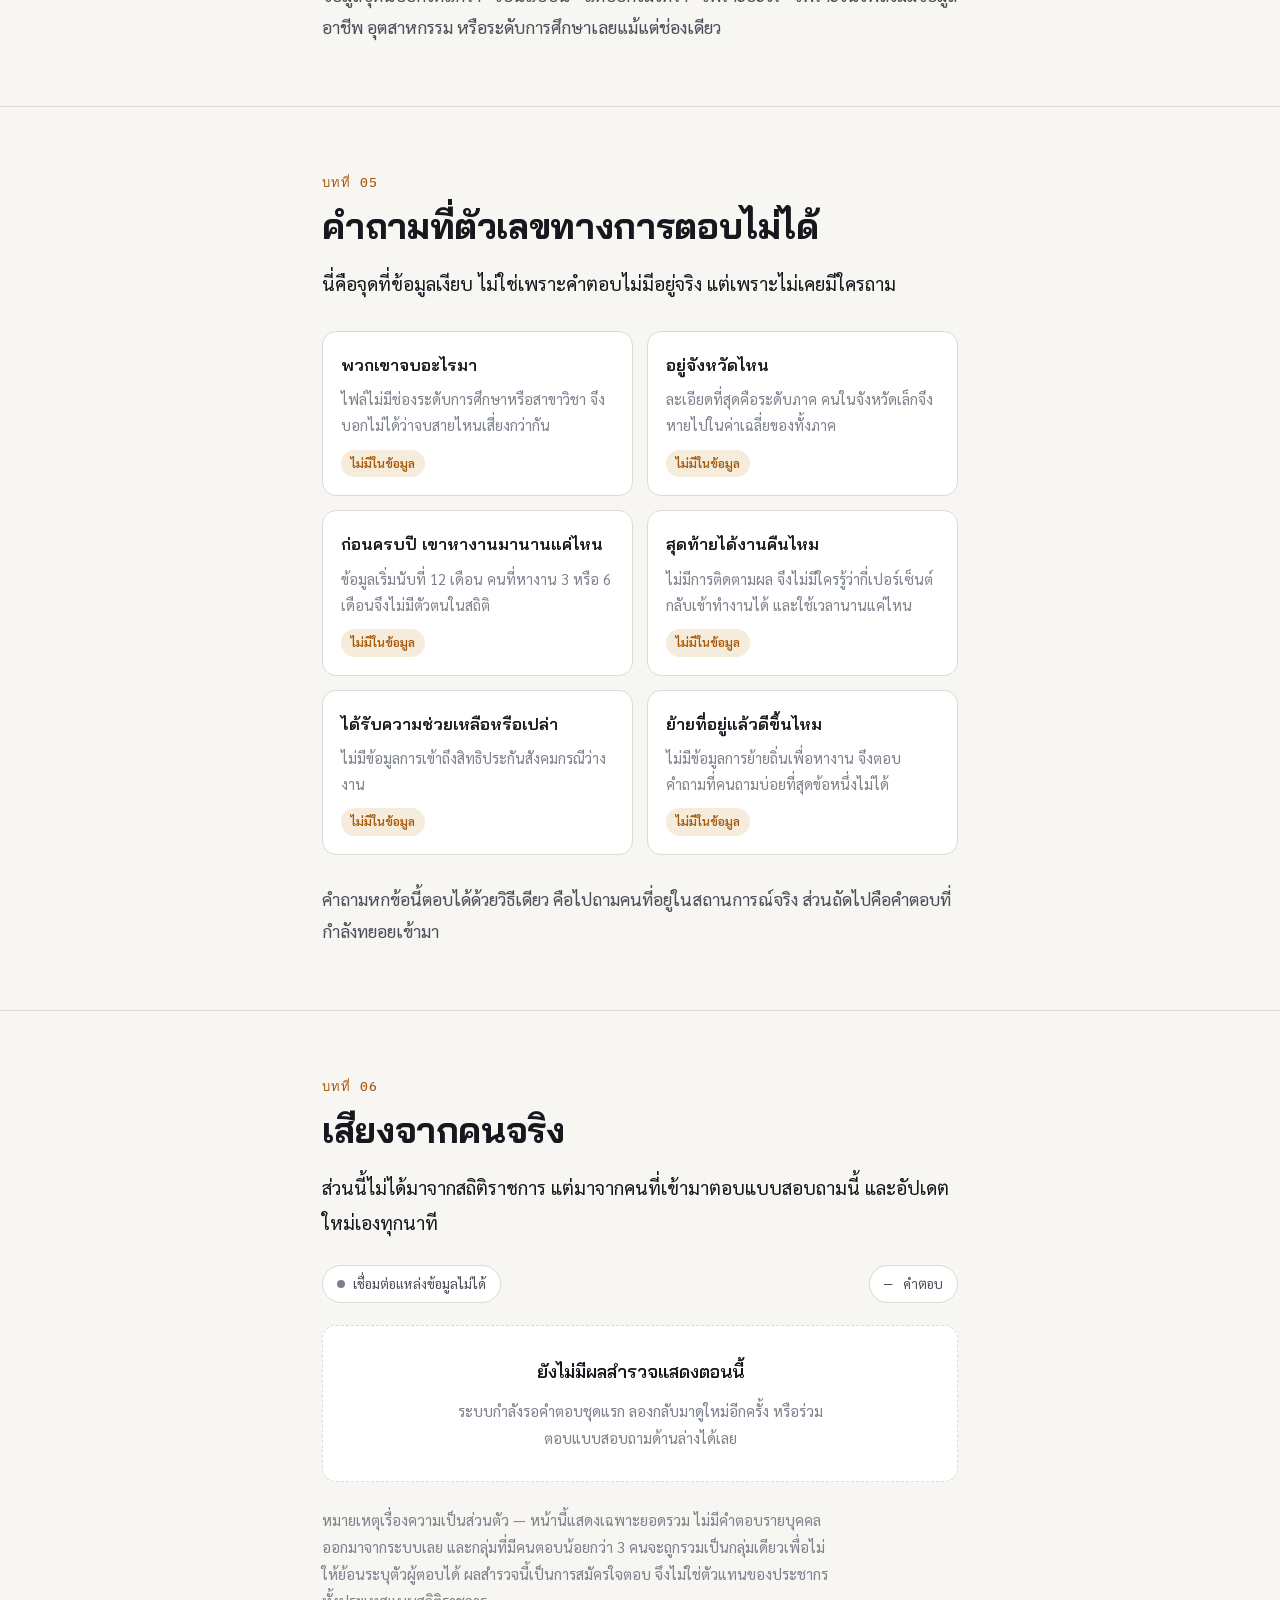
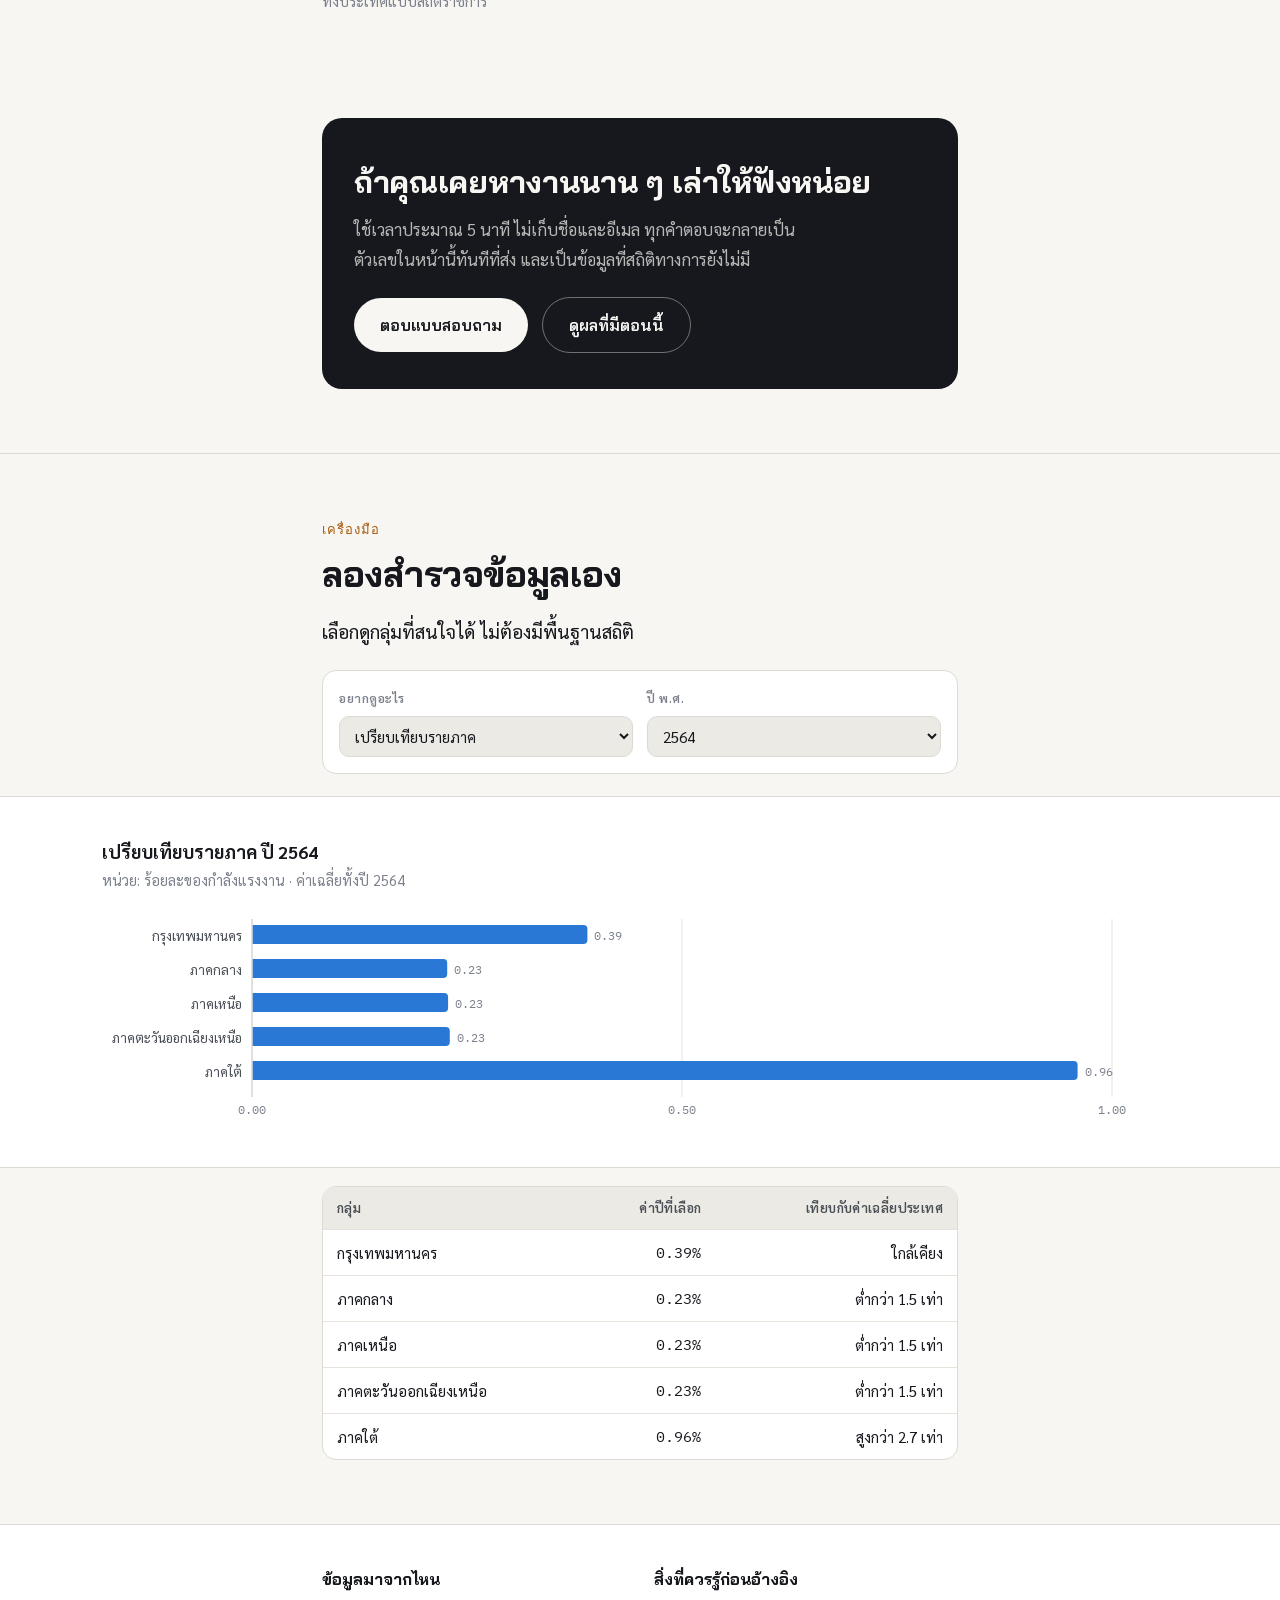
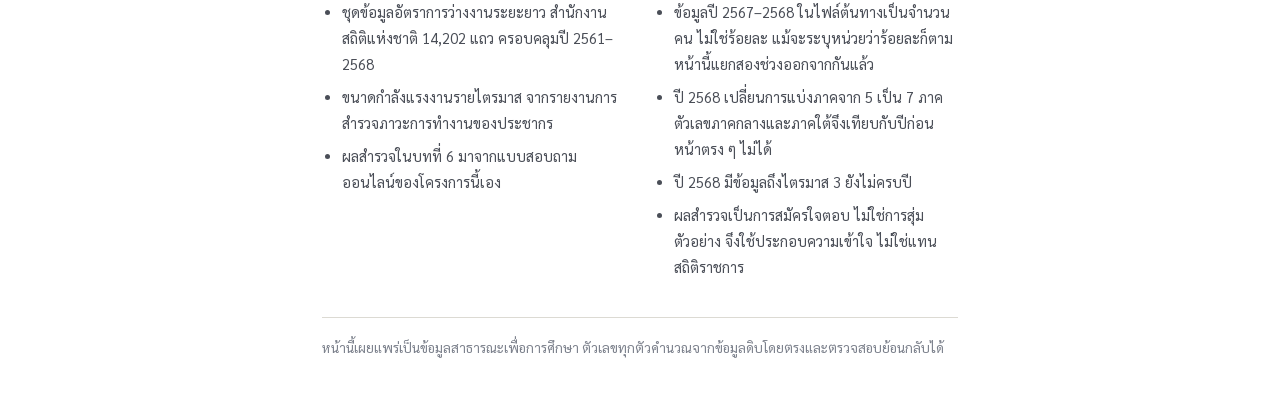
<file: backup/v1-original/index.html>
<!DOCTYPE html>
<html lang="th">
<head>
<meta charset="utf-8">
<meta name="viewport" content="width=device-width, initial-scale=1">
<title>รอมานานเท่าไรแล้ว — คนไทยที่ตกงานเกินหนึ่งปี</title>
<meta name="description" content="เล่าเรื่องจากข้อมูลการว่างงานระยะยาวของไทย 2561–2568 พร้อมเสียงจากคนที่กำลังหางานจริง อัปเดตแบบเรียลไทม์">
<meta property="og:title" content="รอมานานเท่าไรแล้ว — คนไทยที่ตกงานเกินหนึ่งปี">
<meta property="og:description" content="สถิติทางการบอกว่ามีคนตกงานเกิน 1 ปี ราว 64,000 คน แต่บอกไม่ได้ว่าพวกเขาเป็นใคร นี่คือส่วนที่หายไป">
<meta property="og:type" content="website">
<link rel="preconnect" href="https://fonts.googleapis.com">
<link rel="preconnect" href="https://fonts.gstatic.com" crossorigin>
<link rel="stylesheet" href="https://fonts.googleapis.com/css2?family=Bai+Jamjuree:wght@500;600;700&family=Sarabun:wght@400;500;600;700&family=IBM+Plex+Mono:wght@400;500&display=swap">
<style>
:root{
  color-scheme: light;
  --paper:#f7f6f3;
  --paper-2:#ffffff;
  --sunk:#eceae4;
  --ink:#16181d;
  --ink-2:#4a4e57;
  --ink-3:#7c818c;
  --rule:#dcdad3;
  --grid:#e5e3dc;
  --teal:#0d5c66;
  --teal-soft:#dfecee;
  --amber:#a8590a;
  --amber-soft:#f6ecdc;
  --on-dark:#f7f6f3;
  --s1:#2a78d6; --s2:#eb6834; --s3:#1baf7a; --s4:#eda100; --s5:#e87ba4;
  --shadow:0 1px 2px rgba(22,24,29,.05), 0 14px 34px rgba(22,24,29,.06);
}
@media (prefers-color-scheme: dark){:root:not([data-theme="light"]){
  color-scheme: dark;
  --paper:#101317; --paper-2:#181c21; --sunk:#1f242a;
  --ink:#eef0ee; --ink-2:#b2b7bd; --ink-3:#7e848c;
  --rule:#2a2f36; --grid:#272c33;
  --teal:#63b8c2; --teal-soft:#10333a;
  --amber:#e0972f; --amber-soft:#33260f;
  --on-dark:#101317;
  --s1:#3987e5; --s2:#d95926; --s3:#199e70; --s4:#c98500; --s5:#d55181;
  --shadow:0 1px 2px rgba(0,0,0,.5), 0 14px 34px rgba(0,0,0,.35);
}}
:root[data-theme="dark"]{
  color-scheme: dark;
  --paper:#101317; --paper-2:#181c21; --sunk:#1f242a;
  --ink:#eef0ee; --ink-2:#b2b7bd; --ink-3:#7e848c;
  --rule:#2a2f36; --grid:#272c33;
  --teal:#63b8c2; --teal-soft:#10333a;
  --amber:#e0972f; --amber-soft:#33260f;
  --on-dark:#101317;
  --s1:#3987e5; --s2:#d95926; --s3:#199e70; --s4:#c98500; --s5:#d55181;
  --shadow:0 1px 2px rgba(0,0,0,.5), 0 14px 34px rgba(0,0,0,.35);
}
*{box-sizing:border-box}
html{scroll-behavior:smooth}
section[id],header[id]{scroll-margin-top:66px}
@media (prefers-reduced-motion: reduce){html{scroll-behavior:auto} *{animation-duration:.01ms!important;transition-duration:.01ms!important}}
body{margin:0;background:var(--paper);color:var(--ink);
  font-family:"Sarabun",system-ui,-apple-system,sans-serif;font-size:17px;line-height:1.8;
  -webkit-font-smoothing:antialiased}
h1,h2,h3,.disp{font-family:"Bai Jamjuree","Sarabun",sans-serif;font-weight:700;margin:0;line-height:1.25;text-wrap:balance}
.num{font-family:"IBM Plex Mono",ui-monospace,monospace;font-variant-numeric:tabular-nums}
a{color:var(--teal)}

/* ---------- shell ---------- */
.col{max-width:680px;margin-inline:auto;padding-inline:22px}
.wide{max-width:1120px;margin-inline:auto;padding-inline:22px}

/* ---------- nav ---------- */
nav.bar{position:sticky;top:0;z-index:40;background:color-mix(in srgb, var(--paper) 88%, transparent);
  backdrop-filter:blur(10px);border-bottom:1px solid var(--rule)}
.bar-in{max-width:1120px;margin-inline:auto;padding:11px 22px;display:flex;gap:16px;align-items:center;justify-content:space-between}
.brand{font-family:"Bai Jamjuree",sans-serif;font-weight:700;font-size:14.5px;letter-spacing:.01em;white-space:nowrap}
.brand em{font-style:normal;color:var(--teal)}
.bar-links{display:flex;gap:4px;overflow-x:auto;scrollbar-width:none}
.bar-links::-webkit-scrollbar{display:none}
.bar-links a{font-size:13.5px;color:var(--ink-2);text-decoration:none;padding:5px 10px;border-radius:99px;white-space:nowrap}
.bar-links a:hover{background:var(--sunk);color:var(--ink)}

/* ---------- hero ---------- */
.hero{padding-block:72px 56px;border-bottom:1px solid var(--rule)}
.kicker{font-family:"Bai Jamjuree",sans-serif;font-size:12.5px;font-weight:600;letter-spacing:.2em;
  text-transform:uppercase;color:var(--teal)}
h1{font-size:clamp(34px,7.2vw,60px);margin-top:14px;letter-spacing:-.015em}
.hero .deck{font-size:clamp(17px,2.3vw,20px);color:var(--ink-2);margin-top:20px;max-width:60ch}
.hero-num{display:flex;align-items:baseline;gap:14px;margin-top:38px;flex-wrap:wrap}
.hero-num .big{font-family:"IBM Plex Mono",monospace;font-variant-numeric:tabular-nums;
  font-size:clamp(46px,11vw,84px);font-weight:500;line-height:1;letter-spacing:-.03em;color:var(--teal)}
.hero-num .unit{font-size:19px;color:var(--ink-2);font-weight:600}
.hero-cap{font-size:14.5px;color:var(--ink-3);margin-top:12px}
.byline{margin-top:34px;padding-top:18px;border-top:1px solid var(--rule);font-size:14px;color:var(--ink-3);
  display:flex;flex-wrap:wrap;gap:6px 20px}
.byline b{color:var(--ink-2);font-weight:600}

/* ---------- chapters ---------- */
section.ch{padding-block:64px}
section.ch + section.ch{border-top:1px solid var(--rule)}
.ch-no{font-family:"IBM Plex Mono",monospace;font-size:13px;color:var(--amber);font-weight:500;letter-spacing:.08em}
h2{font-size:clamp(25px,4.4vw,36px);margin-top:9px;letter-spacing:-.01em}
.ch p{font-size:17.5px;color:var(--ink-2);margin:18px 0 0;max-width:64ch}
.ch p strong{color:var(--ink);font-weight:600}
.lead{font-size:19px!important;color:var(--ink)!important}

/* pull quote / key stat */
.pull{margin:34px 0 0;padding:22px 26px;background:var(--teal-soft);border-radius:4px 16px 16px 4px;
  border-left:4px solid var(--teal)}
.pull .p-num{font-family:"IBM Plex Mono",monospace;font-size:clamp(28px,6vw,42px);font-weight:500;
  line-height:1.1;color:var(--teal);letter-spacing:-.02em}
.pull .p-txt{font-size:16.5px;color:var(--ink-2);margin-top:9px;max-width:52ch}
.pull.amber{background:var(--amber-soft);border-left-color:var(--amber)}
.pull.amber .p-num{color:var(--amber)}

/* how to read */
.howto{margin-top:14px;font-size:14.5px;color:var(--ink-3);display:flex;gap:9px;align-items:flex-start;
  background:var(--sunk);border-radius:10px;padding:11px 14px}
.howto svg{flex:0 0 auto;margin-top:4px}

/* figure band */
.band{background:var(--paper-2);border-block:1px solid var(--rule);padding-block:44px;margin-top:40px}
.fig h3{font-family:"Sarabun",sans-serif;font-size:18px;font-weight:700}
.fig .sub{font-size:14.5px;color:var(--ink-3);margin-top:4px}
.chart{width:100%;position:relative;margin-top:20px}
.chart svg{display:block;width:100%;height:auto;overflow:visible}
.legend{display:flex;flex-wrap:wrap;gap:7px 18px;margin-top:14px;font-size:14px;color:var(--ink-2)}
.legend span{display:inline-flex;align-items:center;gap:7px}
.sw{width:12px;height:12px;border-radius:3px;flex:0 0 auto}
.sw.line{height:3px;width:18px;border-radius:2px}

/* 12-month explainer */
.months{display:flex;gap:5px;margin-top:22px;flex-wrap:wrap}
.months i{flex:1 1 20px;height:34px;border-radius:5px;background:var(--sunk);display:block;
  border:1px solid var(--rule)}
.months i.on{background:var(--amber);border-color:var(--amber)}
.months-lab{display:flex;justify-content:space-between;font-size:13.5px;color:var(--ink-3);margin-top:8px}

/* gap cards */
.gaps{display:grid;grid-template-columns:repeat(auto-fit,minmax(230px,1fr));gap:14px;margin-top:30px}
.gap{background:var(--paper-2);border:1px solid var(--rule);border-radius:14px;padding:18px}
.gap .g-q{font-family:"Bai Jamjuree",sans-serif;font-weight:600;font-size:16.5px;color:var(--ink)}
.gap .g-a{font-size:14.5px;color:var(--ink-3);margin-top:7px}
.gap .g-tag{display:inline-block;font-size:12px;font-weight:600;color:var(--amber);background:var(--amber-soft);
  border-radius:99px;padding:3px 10px;margin-top:11px}

/* live */
.live-head{display:flex;flex-wrap:wrap;gap:12px;align-items:center;justify-content:space-between;margin-top:26px}
.live-pill{display:inline-flex;align-items:center;gap:8px;font-size:13.5px;color:var(--ink-2);
  background:var(--paper-2);border:1px solid var(--rule);border-radius:99px;padding:6px 14px}
.dot{width:8px;height:8px;border-radius:50%;background:var(--ink-3);flex:0 0 auto}
.dot.on{background:#0ca30c;animation:pulse 2.4s ease-in-out infinite}
@keyframes pulse{0%,100%{opacity:1}50%{opacity:.35}}
.live-grid{display:grid;grid-template-columns:repeat(auto-fit,minmax(280px,1fr));gap:16px;margin-top:22px}
.lcard{background:var(--paper-2);border:1px solid var(--rule);border-radius:14px;padding:18px 20px}
.lcard h3{font-family:"Sarabun",sans-serif;font-size:16px;font-weight:700}
.lcard .lsub{font-size:13.5px;color:var(--ink-3);margin-top:3px;margin-bottom:14px}
.brow{margin-bottom:13px}
.brow-t{display:flex;justify-content:space-between;gap:12px;font-size:14.5px;align-items:baseline}
.brow-t b{font-weight:400;color:var(--ink-2)}
.brow-t .v{font-family:"IBM Plex Mono",monospace;font-weight:500;color:var(--ink);flex:0 0 auto}
.track{height:9px;background:var(--sunk);border-radius:99px;margin-top:6px;overflow:hidden}
.track i{display:block;height:100%;border-radius:99px;background:var(--teal);transition:width .5s ease}
.track.amber i{background:var(--amber)}
.empty{background:var(--paper-2);border:1px dashed var(--rule);border-radius:14px;padding:30px 24px;text-align:center;margin-top:22px}
.empty .e-t{font-family:"Bai Jamjuree",sans-serif;font-weight:600;font-size:18px}
.empty .e-d{font-size:15px;color:var(--ink-3);margin-top:8px;max-width:46ch;margin-inline:auto}

/* CTA */
.cta{background:var(--ink);color:var(--on-dark);border-radius:20px;padding:36px 32px;margin-top:40px}
.cta h2{color:var(--on-dark);font-size:clamp(23px,4vw,31px)}
.cta p{color:color-mix(in srgb, var(--on-dark) 72%, transparent);margin-top:14px;max-width:52ch;font-size:16.5px}
.btn{display:inline-block;margin-top:22px;background:var(--on-dark);color:var(--ink);text-decoration:none;
  font-family:"Bai Jamjuree",sans-serif;font-weight:600;font-size:16px;padding:13px 26px;border-radius:99px}
.btn:hover{opacity:.88}
.btn.ghost{background:transparent;color:var(--on-dark);border:1px solid color-mix(in srgb, var(--on-dark) 40%, transparent);margin-left:10px}

/* dashboard */
.controls{display:flex;flex-wrap:wrap;gap:12px 14px;align-items:flex-end;background:var(--paper-2);
  border:1px solid var(--rule);border-radius:14px;padding:16px;margin-top:22px}
.field{display:flex;flex-direction:column;gap:6px;flex:1 1 150px;min-width:140px}
.field label{font-size:12.5px;font-weight:600;letter-spacing:.04em;text-transform:uppercase;color:var(--ink-3)}
select{font-family:inherit;font-size:15px;color:var(--ink);background:var(--sunk);border:1px solid var(--rule);
  border-radius:10px;padding:9px 11px;width:100%}
select:focus-visible{outline:2px solid var(--teal);outline-offset:1px}
.tablewrap{overflow-x:auto;border:1px solid var(--rule);border-radius:14px;background:var(--paper-2);margin-top:18px}
table{border-collapse:collapse;width:100%;font-size:15px;min-width:460px}
th,td{text-align:right;padding:9px 14px;border-bottom:1px solid var(--grid);white-space:nowrap}
th:first-child,td:first-child{text-align:left}
thead th{background:var(--sunk);font-size:13px;font-weight:600;color:var(--ink-2);letter-spacing:.03em}
tbody tr:last-child td{border-bottom:none}
td.v{font-family:"IBM Plex Mono",monospace;font-variant-numeric:tabular-nums}

/* tooltip */
.tip{position:fixed;pointer-events:none;z-index:60;background:var(--paper-2);border:1px solid var(--rule);
  border-radius:10px;box-shadow:var(--shadow);padding:10px 13px;font-size:14px;opacity:0;transition:opacity .1s;max-width:240px}
.tip .t-h{font-weight:700;font-size:13.5px;margin-bottom:5px}
.tip .t-r{display:flex;justify-content:space-between;gap:16px;color:var(--ink-2)}
.tip .t-v{font-family:"IBM Plex Mono",monospace;color:var(--ink);font-weight:500}

/* footer */
footer{background:var(--paper-2);border-top:1px solid var(--rule);padding-block:44px;margin-top:0}
footer h3{font-family:"Bai Jamjuree",sans-serif;font-size:16px;margin-bottom:10px}
footer p,footer li{font-size:14.5px;color:var(--ink-2)}
footer ul{padding-left:20px;margin:0}
footer li{margin-bottom:7px}
.foot-cols{display:grid;grid-template-columns:repeat(auto-fit,minmax(260px,1fr));gap:28px}
.fine{margin-top:30px;padding-top:18px;border-top:1px solid var(--rule);font-size:13.5px;color:var(--ink-3)}
</style>
</head>
<body>

<nav class="bar">
  <div class="bar-in">
    <div class="brand">รอมานาน<em>เท่าไรแล้ว</em></div>
    <div class="bar-links">
      <a href="#ch1">ตัวเลขคืออะไร</a>
      <a href="#ch2">8 ปีที่ผ่านมา</a>
      <a href="#ch3">ใครบ้าง</a>
      <a href="#ch4">ที่ไหน</a>
      <a href="#ch5">สิ่งที่ไม่รู้</a>
      <a href="#live">เสียงจากคนจริง</a>
      <a href="#dash">สำรวจเอง</a>
    </div>
  </div>
</nav>

<header class="hero">
  <div class="col">
    <div class="kicker">เล่าเรื่องจากข้อมูล · สำนักงานสถิติแห่งชาติ 2561–2568</div>
    <h1>รอมานานเท่าไรแล้ว</h1>
    <p class="deck">คนกลุ่มหนึ่งในประเทศไทยส่งใบสมัครงานมาเกินหนึ่งปีแล้วและยังไม่ได้งาน สถิติทางการนับพวกเขาได้ แต่ไม่รู้จักพวกเขา หน้านี้เล่าว่าตัวเลขบอกอะไรได้บ้าง และตรงไหนที่ต้องถามคนจริง</p>
    <div class="hero-num">
      <span class="big num" id="heroNum">0</span>
      <span class="unit">คน</span>
    </div>
    <p class="hero-cap">คือจำนวนผู้ที่ว่างงานและหางานต่อเนื่องนานเกิน 1 ปี ในไตรมาส 3 ปี 2568 — คิดเป็นราว 1 ใน 5 ของผู้ว่างงานทั้งหมด</p>
    <div class="byline">
      <span><b>ข้อมูล</b> การสำรวจภาวะการทำงานของประชากร</span>
      <span><b>ช่วงเวลา</b> 31 ไตรมาส</span>
      <span><b>อัปเดตผลสำรวจ</b> อัตโนมัติทุก 1 นาที</span>
    </div>
  </div>
</header>

<!-- ======== บทที่ 1 ======== -->
<section class="ch" id="ch1">
  <div class="col">
    <div class="ch-no">บทที่ 01</div>
    <h2>“ว่างงานระยะยาว” แปลว่าอะไรกันแน่</h2>
    <p class="lead">ไม่ใช่ทุกคนที่ตกงานจะถูกนับในตัวเลขนี้ ต้องหางานต่อเนื่องครบ 12 เดือนก่อน จึงจะเข้าเกณฑ์</p>
    <div class="months" id="months" aria-hidden="true"></div>
    <div class="months-lab"><span>เดือนที่ 1 — ยังไม่ถูกนับ</span><span>เดือนที่ 12 — เริ่มถูกนับ</span></div>
    <p>คนที่เพิ่งออกจากงานเมื่อสามเดือนก่อนและยังหางานอยู่ทุกวัน <strong>ไม่ปรากฏในตัวเลขนี้เลย</strong> เขาจะปรากฏก็ต่อเมื่อผ่านครบหนึ่งปีไปแล้ว นั่นแปลว่าตัวเลขที่เห็นเป็นเหมือนภาพที่มาถึงช้า และเป็นยอดของภูเขาน้ำแข็งเท่านั้น</p>
    <div class="pull">
      <div class="p-num">0.16%</div>
      <div class="p-txt">ของกำลังแรงงานไทยทั้งหมดอยู่ในภาวะนี้ ณ ไตรมาส 3 ปี 2568 ฟังดูน้อย แต่เมื่อคิดเป็นตัวคนคือประมาณ 64,400 คน มากกว่าประชากรของอำเภอขนาดกลางทั้งอำเภอ</div>
    </div>
  </div>
</section>

<!-- ======== บทที่ 2 ======== -->
<section class="ch" id="ch2">
  <div class="col">
    <div class="ch-no">บทที่ 02</div>
    <h2>แปดปีที่ผ่านมา เกิดอะไรขึ้น</h2>
    <p class="lead">เส้นนี้นิ่งมากอยู่สองปี แล้วพุ่งขึ้นเกือบสามเท่า ก่อนจะค่อย ๆ ลงมาที่เดิม</p>
  </div>
  <div class="band">
    <div class="wide fig">
      <h3>อัตราการว่างงานระยะยาวทั้งประเทศ รายไตรมาส</h3>
      <div class="sub">หน่วย: ร้อยละของกำลังแรงงาน · แถบสีคือช่วงที่โควิด-19 ระบาด</div>
      <div class="chart" id="cNational"></div>
      <div class="howto">
        <svg width="16" height="16" viewBox="0 0 16 16" aria-hidden="true"><circle cx="8" cy="8" r="6.6" fill="none" stroke="currentColor" stroke-width="1.5"/><path d="M8 7.2v4M8 4.9v.4" stroke="currentColor" stroke-width="1.6" stroke-linecap="round"/></svg>
        <div>อ่านยังไง — เส้นยิ่งสูงแปลว่ามีคนตกงานยาวมากขึ้น แต่ละจุดคือหนึ่งไตรมาส (สามเดือน) แตะหรือชี้ที่เส้นเพื่อดูตัวเลขของไตรมาสนั้น</div>
      </div>
    </div>
  </div>
  <div class="col">
    <p>จุดสูงสุดอยู่ที่ไตรมาส 3 ปี 2564 และไตรมาส 1 ปี 2565 ซึ่ง<strong>ช้ากว่าช่วงที่โควิดระบาดหนักราวหนึ่งปี</strong> เหตุผลอยู่ในบทที่แล้ว — คนที่ตกงานตอนล็อกดาวน์ต้องรอครบ 12 เดือนก่อนจึงจะถูกนับ ตัวเลขนี้จึงเป็นเหมือนเสียงสะท้อนที่ดังตามมาทีหลัง ไม่ใช่สัญญาณเตือนล่วงหน้า</p>
    <p>ข่าวดีคือพอถึงปี 2566 เส้นกลับลงมาอยู่ที่ระดับก่อนโควิดได้จริง ข่าวที่ต้องระวังคือ ตัวเลขระดับประเทศแบบนี้กลบความต่างระหว่างพื้นที่และช่วงอายุไว้หมด ซึ่งเป็นเรื่องของสองบทถัดไป</p>
  </div>
</section>

<!-- ======== บทที่ 3 ======== -->
<section class="ch" id="ch3">
  <div class="col">
    <div class="ch-no">บทที่ 03</div>
    <h2>สามในสี่คือคนอายุไม่เกิน 29 ปี</h2>
    <p class="lead">ถ้าเลือกคนที่ตกงานยาวมาสี่คน สามคนจะเป็นคนหนุ่มสาว</p>
  </div>
  <div class="band">
    <div class="wide fig">
      <h3>อัตราการว่างงานระยะยาว แยกตามกลุ่มอายุ</h3>
      <div class="sub">หน่วย: ร้อยละ · เทียบปีก่อนโควิดกับปีที่หนักที่สุด</div>
      <div class="chart" id="cAge"></div>
      <div class="legend" id="lAge"></div>
      <div class="howto">
        <svg width="16" height="16" viewBox="0 0 16 16" aria-hidden="true"><circle cx="8" cy="8" r="6.6" fill="none" stroke="currentColor" stroke-width="1.5"/><path d="M8 7.2v4M8 4.9v.4" stroke="currentColor" stroke-width="1.6" stroke-linecap="round"/></svg>
        <div>อ่านยังไง — แท่งยิ่งยาวแปลว่ากลุ่มอายุนั้นมีสัดส่วนคนตกงานยาวมากกว่า สังเกตว่าแท่งสั้นลงเรื่อย ๆ เมื่ออายุมากขึ้น</div>
      </div>
    </div>
  </div>
  <div class="col">
    <p>ในปี 2561 คนอายุ 15–19 ปี มีสัดส่วนสูงกว่าคนอายุ 40 ปีขึ้นไปถึง <strong>57 เท่า</strong> พอเข้าปีโควิด ช่องว่างนี้แคบลงเหลือราว 11 เท่า ไม่ใช่เพราะคนหนุ่มสาวดีขึ้น แต่เพราะวัยกลางคนถูกกระทบหนักขึ้นมาก</p>
    <div class="pull amber">
      <div class="p-num">18 เท่า</div>
      <div class="p-txt">คือขนาดที่กลุ่มอายุ 50–59 ปี เพิ่มขึ้นระหว่างปี 2561 ถึง 2565 จากเกือบศูนย์กลายเป็นกลุ่มที่เห็นได้ชัดในข้อมูล วิกฤตไม่ได้เลือกกระทบแค่คนเพิ่งจบ</div>
    </div>
  </div>
</section>

<!-- ======== บทที่ 4 ======== -->
<section class="ch" id="ch4">
  <div class="col">
    <div class="ch-no">บทที่ 04</div>
    <h2>ภาคใต้ไม่เหมือนที่อื่น และไม่ใช่เพิ่งเป็น</h2>
    <p class="lead">ทุกปีตลอดหกปี ภาคใต้สูงกว่าค่าเฉลี่ยประเทศสองถึงสามเท่า</p>
  </div>
  <div class="band">
    <div class="wide fig">
      <h3>เปรียบเทียบรายภาค ค่าเฉลี่ยรายปี</h3>
      <div class="sub">หน่วย: ร้อยละ · เส้นภาคใต้แยกตัวออกจากภาคอื่นชัดเจนทุกปี</div>
      <div class="chart" id="cRegion"></div>
      <div class="legend" id="lRegion"></div>
      <div class="howto">
        <svg width="16" height="16" viewBox="0 0 16 16" aria-hidden="true"><circle cx="8" cy="8" r="6.6" fill="none" stroke="currentColor" stroke-width="1.5"/><path d="M8 7.2v4M8 4.9v.4" stroke="currentColor" stroke-width="1.6" stroke-linecap="round"/></svg>
        <div>อ่านยังไง — แต่ละเส้นคือหนึ่งภาค เส้นที่ลอยอยู่สูงกว่าเพื่อนตลอดคือภาคใต้ ชี้ที่กราฟเพื่อดูตัวเลขของทุกภาคพร้อมกัน</div>
      </div>
    </div>
  </div>
  <div class="col">
    <p>ช่องว่างระหว่างภาคใต้กับภาคอื่น <strong>กว้างกว่าช่องว่างระหว่างช่วงโควิดกับช่วงปกติเสียอีก</strong> ภาคกลาง ภาคเหนือ และภาคตะวันออกเฉียงเหนือ ไม่เคยมีค่าเฉลี่ยรายปีเกิน 0.26% เลยสักปี ขณะที่ภาคใต้เคยขึ้นไปถึง 0.96%</p>
    <p>ข้อมูลชุดนี้บอกได้แค่ว่า “เป็นแบบนี้” แต่บอกไม่ได้ว่า “เพราะอะไร” เพราะในไฟล์ไม่มีข้อมูลอาชีพ อุตสาหกรรม หรือระดับการศึกษาเลยแม้แต่ช่องเดียว</p>
  </div>
</section>

<!-- ======== บทที่ 5 ======== -->
<section class="ch" id="ch5">
  <div class="col">
    <div class="ch-no">บทที่ 05</div>
    <h2>คำถามที่ตัวเลขทางการตอบไม่ได้</h2>
    <p class="lead">นี่คือจุดที่ข้อมูลเงียบ ไม่ใช่เพราะคำตอบไม่มีอยู่จริง แต่เพราะไม่เคยมีใครถาม</p>
    <div class="gaps">
      <div class="gap"><div class="g-q">พวกเขาจบอะไรมา</div><div class="g-a">ไฟล์ไม่มีช่องระดับการศึกษาหรือสาขาวิชา จึงบอกไม่ได้ว่าจบสายไหนเสี่ยงกว่ากัน</div><div class="g-tag">ไม่มีในข้อมูล</div></div>
      <div class="gap"><div class="g-q">อยู่จังหวัดไหน</div><div class="g-a">ละเอียดที่สุดคือระดับภาค คนในจังหวัดเล็กจึงหายไปในค่าเฉลี่ยของทั้งภาค</div><div class="g-tag">ไม่มีในข้อมูล</div></div>
      <div class="gap"><div class="g-q">ก่อนครบปี เขาหางานมานานแค่ไหน</div><div class="g-a">ข้อมูลเริ่มนับที่ 12 เดือน คนที่หางาน 3 หรือ 6 เดือนจึงไม่มีตัวตนในสถิติ</div><div class="g-tag">ไม่มีในข้อมูล</div></div>
      <div class="gap"><div class="g-q">สุดท้ายได้งานคืนไหม</div><div class="g-a">ไม่มีการติดตามผล จึงไม่มีใครรู้ว่ากี่เปอร์เซ็นต์กลับเข้าทำงานได้ และใช้เวลานานแค่ไหน</div><div class="g-tag">ไม่มีในข้อมูล</div></div>
      <div class="gap"><div class="g-q">ได้รับความช่วยเหลือหรือเปล่า</div><div class="g-a">ไม่มีข้อมูลการเข้าถึงสิทธิประกันสังคมกรณีว่างงาน</div><div class="g-tag">ไม่มีในข้อมูล</div></div>
      <div class="gap"><div class="g-q">ย้ายที่อยู่แล้วดีขึ้นไหม</div><div class="g-a">ไม่มีข้อมูลการย้ายถิ่นเพื่อหางาน จึงตอบคำถามที่คนถามบ่อยที่สุดข้อหนึ่งไม่ได้</div><div class="g-tag">ไม่มีในข้อมูล</div></div>
    </div>
    <p style="margin-top:28px">คำถามหกข้อนี้ตอบได้ด้วยวิธีเดียว คือไปถามคนที่อยู่ในสถานการณ์จริง ส่วนถัดไปคือคำตอบที่กำลังทยอยเข้ามา</p>
  </div>
</section>

<!-- ======== เสียงจากคนจริง ======== -->
<section class="ch" id="live">
  <div class="col">
    <div class="ch-no">บทที่ 06</div>
    <h2>เสียงจากคนจริง</h2>
    <p class="lead">ส่วนนี้ไม่ได้มาจากสถิติราชการ แต่มาจากคนที่เข้ามาตอบแบบสอบถามนี้ และอัปเดตใหม่เองทุกนาที</p>
    <div class="live-head">
      <span class="live-pill"><span class="dot" id="liveDot"></span><span id="liveStatus">กำลังโหลดข้อมูล…</span></span>
      <span class="live-pill"><b class="num" id="liveTotal">—</b>&nbsp;คำตอบ</span>
    </div>
    <div id="liveBody"></div>
    <p style="margin-top:24px;font-size:15px;color:var(--ink-3)">หมายเหตุเรื่องความเป็นส่วนตัว — หน้านี้แสดงเฉพาะยอดรวม ไม่มีคำตอบรายบุคคลออกมาจากระบบเลย และกลุ่มที่มีคนตอบน้อยกว่า 3 คนจะถูกรวมเป็นกลุ่มเดียวเพื่อไม่ให้ย้อนระบุตัวผู้ตอบได้ ผลสำรวจนี้เป็นการสมัครใจตอบ จึงไม่ใช่ตัวแทนของประชากรทั้งประเทศแบบสถิติราชการ</p>
  </div>
</section>

<!-- ======== CTA ======== -->
<section class="ch" style="padding-top:0;border-top:none">
  <div class="col">
    <div class="cta">
      <h2>ถ้าคุณเคยหางานนาน ๆ เล่าให้ฟังหน่อย</h2>
      <p>ใช้เวลาประมาณ 5 นาที ไม่เก็บชื่อและอีเมล ทุกคำตอบจะกลายเป็นตัวเลขในหน้านี้ทันทีที่ส่ง และเป็นข้อมูลที่สถิติทางการยังไม่มี</p>
      <a class="btn" id="formLink" href="#" target="_blank" rel="noopener">ตอบแบบสอบถาม</a>
      <a class="btn ghost" href="#live">ดูผลที่มีตอนนี้</a>
    </div>
  </div>
</section>

<!-- ======== DASHBOARD ======== -->
<section class="ch" id="dash">
  <div class="col">
    <div class="ch-no">เครื่องมือ</div>
    <h2>ลองสำรวจข้อมูลเอง</h2>
    <p class="lead">เลือกดูกลุ่มที่สนใจได้ ไม่ต้องมีพื้นฐานสถิติ</p>
    <div class="controls">
      <div class="field"><label for="fView">อยากดูอะไร</label>
        <select id="fView">
          <option value="region">เปรียบเทียบรายภาค</option>
          <option value="age">เปรียบเทียบตามกลุ่มอายุ</option>
          <option value="sex">เปรียบเทียบชาย–หญิง</option>
          <option value="area">ในเมือง–นอกเมือง</option>
        </select></div>
      <div class="field"><label for="fYear">ปี พ.ศ.</label><select id="fYear"></select></div>
    </div>
  </div>
  <div class="band" style="margin-top:22px">
    <div class="wide fig">
      <h3 id="dashTitle">เปรียบเทียบรายภาค</h3>
      <div class="sub" id="dashSub">หน่วย: ร้อยละของกำลังแรงงาน</div>
      <div class="chart" id="cDash"></div>
    </div>
  </div>
  <div class="col">
    <div class="tablewrap"><table id="dashTable"><thead><tr><th>กลุ่ม</th><th>ค่าปีที่เลือก</th><th>เทียบกับค่าเฉลี่ยประเทศ</th></tr></thead><tbody></tbody></table></div>
  </div>
</section>

<footer>
  <div class="col">
    <div class="foot-cols">
      <div>
        <h3>ข้อมูลมาจากไหน</h3>
        <ul>
          <li>ชุดข้อมูลอัตราการว่างงานระยะยาว สำนักงานสถิติแห่งชาติ 14,202 แถว ครอบคลุมปี 2561–2568</li>
          <li>ขนาดกำลังแรงงานรายไตรมาส จากรายงานการสำรวจภาวะการทำงานของประชากร</li>
          <li>ผลสำรวจในบทที่ 6 มาจากแบบสอบถามออนไลน์ของโครงการนี้เอง</li>
        </ul>
      </div>
      <div>
        <h3>สิ่งที่ควรรู้ก่อนอ้างอิง</h3>
        <ul>
          <li>ข้อมูลปี 2567–2568 ในไฟล์ต้นทางเป็นจำนวนคน ไม่ใช่ร้อยละ แม้จะระบุหน่วยว่าร้อยละก็ตาม หน้านี้แยกสองช่วงออกจากกันแล้ว</li>
          <li>ปี 2568 เปลี่ยนการแบ่งภาคจาก 5 เป็น 7 ภาค ตัวเลขภาคกลางและภาคใต้จึงเทียบกับปีก่อนหน้าตรง ๆ ไม่ได้</li>
          <li>ปี 2568 มีข้อมูลถึงไตรมาส 3 ยังไม่ครบปี</li>
          <li>ผลสำรวจเป็นการสมัครใจตอบ ไม่ใช่การสุ่มตัวอย่าง จึงใช้ประกอบความเข้าใจ ไม่ใช่แทนสถิติราชการ</li>
        </ul>
      </div>
    </div>
    <div class="fine">หน้านี้เผยแพร่เป็นข้อมูลสาธารณะเพื่อการศึกษา ตัวเลขทุกตัวคำนวณจากข้อมูลดิบโดยตรงและตรวจสอบย้อนกลับได้</div>
  </div>
</footer>

<div class="tip" id="tip" role="status" aria-live="polite"></div>

<script>
/* ============================================================
   ตั้งค่า — แก้ 2 บรรทัดนี้หลัง deploy Apps Script และสร้างฟอร์ม
   ============================================================ */
var API_URL  = 'https://script.google.com/macros/s/AKfycbyxwRKY4eOz-7nXzG7GklqDp9zWpFg3xwwGewIcWdaKrRoecBgtJHo0VFQUtmeTyRKL/exec';   // URL ที่ลงท้ายด้วย /exec จาก PublishSurveyData.gs
var FORM_URL = 'https://docs.google.com/forms/d/e/1FAIpQLSelbkhTs4fx3OrwQxWr1I5ZkSsjf6pGsF8LscQ_SOPxM4Sdcw/viewform';   // ลิงก์ Google Form สำหรับปุ่ม "ตอบแบบสอบถาม"
/* ============================================================ */

(function(){
"use strict";
var D = {"rateQ":[{"y":2561,"q":1,"v":0.18},{"y":2561,"q":2,"v":0.15},{"y":2561,"q":3,"v":0.15},{"y":2561,"q":4,"v":0.15},{"y":2562,"q":1,"v":0.14},{"y":2562,"q":2,"v":0.13},{"y":2562,"q":3,"v":0.13},{"y":2562,"q":4,"v":0.14},{"y":2563,"q":1,"v":0.17},{"y":2563,"q":2,"v":0.17},{"y":2563,"q":3,"v":0.14},{"y":2563,"q":4,"v":0.21},{"y":2564,"q":1,"v":0.23},{"y":2564,"q":2,"v":0.38},{"y":2564,"q":3,"v":0.44},{"y":2564,"q":4,"v":0.35},{"y":2565,"q":1,"v":0.44},{"y":2565,"q":2,"v":0.36},{"y":2565,"q":3,"v":0.26},{"y":2565,"q":4,"v":0.28},{"y":2566,"q":1,"v":0.21},{"y":2566,"q":2,"v":0.18},{"y":2566,"q":3,"v":0.17},{"y":2566,"q":4,"v":0.15}],"rateRegionYear":{"กรุงเทพมหานคร":[0.18,0.16,0.2,0.39,0.452,0.218],"ภาคกลาง":[0.143,0.108,0.152,0.227,0.253,0.132],"ภาคเหนือ":[0.088,0.075,0.073,0.228,0.222,0.14],"ภาคตะวันออกเฉียงเหนือ":[0.098,0.092,0.103,0.23,0.22,0.132],"ภาคใต้":[0.395,0.3,0.415,0.96,0.76,0.368]},"rateAgeYear":{"15-19 ปี":[0.998,0.958,1.007,1.915,0.952,0.872],"20-24 ปี":[0.712,0.635,0.768,1.292,1.24,0.88],"25-29 ปี":[0.408,0.25,0.415,0.758,0.747,0.382],"30-34 ปี":[0.158,0.118,0.118,0.388,0.402,0.188],"35-39 ปี":[0.072,0.078,0.075,0.305,0.24,0.08],"40-49 ปี":[0.03,0.028,0.065,0.132,0.158,0.062],"50-59 ปี":[0.008,0.03,0.032,0.103,0.135,0.025],"60 ปีขึ้นไป":[0.008,0.002,0.015,0.038,0.012,0.012]},"rateSexYear":{"ชาย":[0.16,0.145,0.198,0.35,0.318,0.17],"หญิง":[0.158,0.12,0.143,0.35,0.36,0.185]},"rateAreaYear":{"ในเขตเทศบาล":[0.17,0.13,0.178,0.408,0.372,0.192],"นอกเขตเทศบาล":[0.155,0.132,0.165,0.308,0.308,0.165]},"cntQ":[{"y":2567,"q":1,"v":79.6,"m":47.5,"f":32.1},{"y":2567,"q":2,"v":69.9,"m":42.6,"f":27.3},{"y":2567,"q":3,"v":80.9,"m":45.3,"f":35.5},{"y":2567,"q":4,"v":67.6,"m":32.1,"f":35.6},{"y":2568,"q":1,"v":68.2,"m":34.5,"f":33.7},{"y":2568,"q":2,"v":73.1,"m":39.8,"f":33.3},{"y":2568,"q":3,"v":64.4,"m":36.7,"f":27.7}],"cntAge":{"15-19 ปี":[8.9,5.2,9.7,5.2,3.7,4.7,4.5],"20-24 ปี":[33.1,23.9,30.2,23.0,30.1,28.7,29.4],"25-29 ปี":[22.2,23.2,21.3,16.0,17.6,24.0,15.1],"30-34 ปี":[5.2,6.9,10.7,5.8,7.7,8.4,9.3],"35-39 ปี":[0.9,7.6,2.8,5.8,3.3,0.8,1.0],"40-49 ปี":[6.3,1.5,4.5,6.2,4.7,4.5,4.5],"50-59 ปี":[3.1,1.5,1.7,5.6,1.1,2.0,0.7],"60 ปีขึ้นไป":[0.0,0.1,0.0,0.1,0.1,0.0,0.0]},"cntRegion":{"กรุงเทพมหานคร":[8.7,13.5,14.9,6.1,5.5,7.7,5.7],"ภาคกลาง":[23.4,20.6,24.1,29.4,22.4,30.6,24.6],"ภาคเหนือ":[7.6,9.0,8.6,9.8,11.1,8.4,10.4],"ภาคตะวันออกเฉียงเหนือ":[22.2,10.0,15.4,6.8,12.6,8.9,6.2],"ภาคใต้":[17.7,16.8,17.8,15.6,10.8,12.0,11.0],"ภาคตะวันออก":[null,null,null,null,0.6,0.0,0.7],"ภาคใต้ชายแดน":[null,null,null,null,5.2,5.5,5.8]},"years":[2561,2562,2563,2564,2565,2566],"ages":["15-19 ปี","20-24 ปี","25-29 ปี","30-34 ปี","35-39 ปี","40-49 ปี","50-59 ปี","60 ปีขึ้นไป"],"reg5":["กรุงเทพมหานคร","ภาคกลาง","ภาคเหนือ","ภาคตะวันออกเฉียงเหนือ","ภาคใต้"],"reg7":["กรุงเทพมหานคร","ภาคกลาง","ภาคเหนือ","ภาคตะวันออกเฉียงเหนือ","ภาคใต้","ภาคตะวันออก","ภาคใต้ชายแดน"],"cntLabels":["2567 Q1","2567 Q2","2567 Q3","2567 Q4","2568 Q1","2568 Q2","2568 Q3"]};

var cssv = function(n){return getComputedStyle(document.documentElement).getPropertyValue(n).trim();};
var SER = function(){return [cssv('--s1'),cssv('--s2'),cssv('--s3'),cssv('--s4'),cssv('--s5')];};
var NS='http://www.w3.org/2000/svg';
function E(n,a,p){var e=document.createElementNS(NS,n);if(a)for(var k in a)e.setAttribute(k,a[k]);if(p)p.appendChild(e);return e;}
function T(x,y,t,o){o=o||{};var e=E('text',{x:x,y:y,fill:o.fill||cssv('--ink-3'),'font-size':o.size||12,
  'text-anchor':o.anchor||'middle','font-family':o.mono?'"IBM Plex Mono",monospace':'"Sarabun",sans-serif',
  'font-weight':o.weight||400});e.textContent=t;return e;}
function fmt(v,d){return v===null||v===undefined?'–':Number(v).toLocaleString('en-US',{minimumFractionDigits:d,maximumFractionDigits:d});}
function niceStep(r){var p=Math.pow(10,Math.floor(Math.log10(r))),f=r/p;return (f<=1?1:f<=2?2:f<=2.5?2.5:f<=5?5:10)*p;}
function ticks(max,n){if(!(max>0))return[0,1];max=+max.toPrecision(12);var s=niceStep(+(max/n).toPrecision(12));
  var c=Math.max(1,Math.ceil(max/s-1e-9)),o=[];for(var i=0;i<=c;i++)o.push(+(i*s).toFixed(6));return o;}

var tip=document.getElementById('tip');
function showTip(ev,html){tip.innerHTML=html;tip.style.opacity='1';
  var r=tip.getBoundingClientRect(),x=ev.clientX+15,y=ev.clientY-8;
  if(x+r.width>innerWidth-10)x=ev.clientX-r.width-15;
  if(y+r.height>innerHeight-10)y=innerHeight-r.height-10;
  if(y<10)y=10; tip.style.left=x+'px'; tip.style.top=y+'px';}
function hideTip(){tip.style.opacity='0';}

/* ---------- line chart ---------- */
function lineChart(host,cfg){
  host.innerHTML='';
  var W=host.clientWidth||600, H=Math.max(250,Math.min(330,W*0.46));
  var P={l:48,r:cfg.endLabels?74:18,t:16,b:42};
  var svg=E('svg',{viewBox:'0 0 '+W+' '+H,role:'img'},host);
  var iw=W-P.l-P.r, ih=H-P.t-P.b, max=0;
  cfg.series.forEach(function(s){s.values.forEach(function(v){if(v!==null&&v>max)max=v;});});
  var tk=ticks(max,4), ymax=tk[tk.length-1];
  var X=function(i){return P.l+(cfg.xs.length===1?iw/2:i*iw/(cfg.xs.length-1));};
  var Y=function(v){return P.t+ih-(v/ymax)*ih;};
  (cfg.bands||[]).forEach(function(b){
    E('rect',{x:X(b.from),y:P.t,width:X(b.to)-X(b.from),height:ih,fill:cssv('--teal-soft'),rx:4},svg);
    svg.appendChild(T((X(b.from)+X(b.to))/2,P.t+15,b.label,{size:12,weight:600,fill:cssv('--ink-3')}));
  });
  tk.forEach(function(v){E('line',{x1:P.l,x2:W-P.r,y1:Y(v),y2:Y(v),stroke:cssv('--grid')},svg);
    svg.appendChild(T(P.l-9,Y(v)+4,fmt(v,2),{anchor:'end',size:11.5,mono:true}));});
  cfg.xs.forEach(function(x,i){ if(cfg.xs.length>14?(i%4===0):true) svg.appendChild(T(X(i),H-P.b+18,x.short,{size:12})); });
  E('line',{x1:P.l,x2:W-P.r,y1:Y(0),y2:Y(0),stroke:cssv('--rule'),'stroke-width':1.5},svg);
  var ends=[];
  cfg.series.forEach(function(s){
    var d='',pen=false;
    s.values.forEach(function(v,i){ if(v===null){pen=false;return;} d+=(pen?'L':'M')+X(i)+' '+Y(v); pen=true; });
    E('path',{d:d,fill:'none',stroke:s.color,'stroke-width':2.5,'stroke-linecap':'round','stroke-linejoin':'round'},svg);
    var li=-1; s.values.forEach(function(v,i){if(v!==null)li=i;});
    if(li>=0){E('circle',{cx:X(li),cy:Y(s.values[li]),r:4.5,fill:s.color,stroke:cssv('--paper-2'),'stroke-width':2},svg);
      if(cfg.endLabels)ends.push({x:X(li),y:Y(s.values[li]),name:s.short||s.name});}
  });
  if(ends.length){
    ends.sort(function(a,b){return a.y-b.y;});
    for(var i=1;i<ends.length;i++) if(ends[i].y-ends[i-1].y<15) ends[i].y=ends[i-1].y+15;
    var over=ends[ends.length-1].y-(P.t+ih); if(over>0)ends.forEach(function(e){e.y-=over;});
    ends.forEach(function(e){svg.appendChild(T(e.x+10,e.y+4,e.name,{anchor:'start',size:12.5,weight:600,fill:cssv('--ink-2')}));});
  }
  var cross=E('line',{y1:P.t,y2:P.t+ih,stroke:cssv('--ink-3'),'stroke-width':1,'stroke-dasharray':'3 3',opacity:0},svg);
  var dots=cfg.series.map(function(s){return E('circle',{r:5.5,fill:s.color,stroke:cssv('--paper-2'),'stroke-width':2,opacity:0},svg);});
  var hit=E('rect',{x:0,y:0,width:W,height:H,fill:'transparent'},svg);
  hit.style.cursor='crosshair';
  function mv(ev){
    var b=svg.getBoundingClientRect(), px=(ev.clientX-b.left)*(W/b.width);
    var i=Math.round((px-P.l)/(iw/Math.max(1,cfg.xs.length-1)));
    i=Math.max(0,Math.min(cfg.xs.length-1,i));
    cross.setAttribute('x1',X(i));cross.setAttribute('x2',X(i));cross.setAttribute('opacity',1);
    var html='<div class="t-h">'+cfg.xs[i].full+'</div>';
    cfg.series.forEach(function(s,k){var v=s.values[i];
      if(v===null){dots[k].setAttribute('opacity',0);return;}
      dots[k].setAttribute('cx',X(i));dots[k].setAttribute('cy',Y(v));dots[k].setAttribute('opacity',1);
      html+='<div class="t-r"><span><span class="sw" style="display:inline-block;background:'+s.color+'"></span> '+s.name+'</span><span class="t-v">'+fmt(v,2)+'%</span></div>';});
    showTip(ev,html);
  }
  hit.addEventListener('mousemove',mv);
  hit.addEventListener('mouseleave',function(){hideTip();cross.setAttribute('opacity',0);dots.forEach(function(d){d.setAttribute('opacity',0);});});
  hit.addEventListener('touchstart',function(e){mv(e.touches[0]);},{passive:true});
  hit.addEventListener('touchmove',function(e){mv(e.touches[0]);},{passive:true});
}

/* ---------- horizontal bars ---------- */
function roundRight(x,y,w,h,r){r=Math.min(r,w,h/2);
  return 'M'+x+' '+y+'L'+(x+w-r)+' '+y+'Q'+(x+w)+' '+y+' '+(x+w)+' '+(y+r)+'L'+(x+w)+' '+(y+h-r)+'Q'+(x+w)+' '+(y+h)+' '+(x+w-r)+' '+(y+h)+'L'+x+' '+(y+h)+'Z';}
function hbar(host,cfg){
  host.innerHTML='';
  var W=host.clientWidth||600;
  var g=cfg.groups.length, rowH=g>1?(g*16+18):34, H=cfg.cats.length*rowH+40;
  var P={l:Math.min(150,W*0.28),r:66,t:6,b:26};
  var svg=E('svg',{viewBox:'0 0 '+W+' '+H,role:'img'},host);
  var iw=W-P.l-P.r, max=0;
  cfg.groups.forEach(function(gr){gr.values.forEach(function(v){if(v>max)max=v;});});
  var tk=ticks(max,3), xmax=tk[tk.length-1];
  var X=function(v){return P.l+(v/xmax)*iw;};
  tk.forEach(function(v){E('line',{x1:X(v),x2:X(v),y1:P.t,y2:H-P.b,stroke:cssv('--grid')},svg);
    svg.appendChild(T(X(v),H-P.b+17,fmt(v,2),{size:11.5,mono:true}));});
  cfg.cats.forEach(function(c,i){
    var y0=P.t+i*rowH;
    svg.appendChild(T(P.l-10,y0+rowH/2+5,c,{anchor:'end',size:13.5,fill:cssv('--ink-2')}));
    var bh=Math.max(9,(rowH-12)/g-3);
    cfg.groups.forEach(function(gr,k){
      var v=gr.values[i]||0, y=y0+6+k*(bh+3);
      if(v>0){var p=E('path',{d:roundRight(P.l,y,Math.max(2,X(v)-P.l),bh,4),fill:gr.color},svg);
        p.style.cursor='pointer';
        p.addEventListener('mousemove',function(ev){showTip(ev,'<div class="t-h">'+c+'</div><div class="t-r"><span>'+gr.name+'</span><span class="t-v">'+fmt(v,2)+'%</span></div>');});
        p.addEventListener('mouseleave',hideTip);}
      svg.appendChild(T(Math.max(X(v),P.l)+7,y+bh/2+5,fmt(v,2),{anchor:'start',size:12,mono:true,fill:cssv('--ink-3')}));
    });
  });
  E('line',{x1:P.l,x2:P.l,y1:P.t,y2:H-P.b,stroke:cssv('--rule'),'stroke-width':1.5},svg);
}
function legend(host,items,line){
  host.innerHTML=items.map(function(i){return '<span><span class="sw'+(line?' line':'')+'" style="background:'+i.color+'"></span>'+i.name+'</span>';}).join('');
}

/* ---------- hero counter ---------- */
(function(){
  var el=document.getElementById('heroNum'), target=64400;
  if(matchMedia('(prefers-reduced-motion: reduce)').matches){el.textContent=target.toLocaleString('en-US');return;}
  el.textContent=target.toLocaleString('en-US');
  var t0=null, dur=1100;
  requestAnimationFrame(function step(ts){
    if(!t0)t0=ts;
    var p=Math.min(1,(ts-t0)/dur), e=1-Math.pow(1-p,3);
    el.textContent=Math.round(target*e).toLocaleString('en-US');
    if(p<1)requestAnimationFrame(step);
  });
})();

/* ---------- 12 months ---------- */
(function(){
  var m=document.getElementById('months'), h='';
  for(var i=0;i<12;i++) h+='<i class="'+(i===11?'on':'')+'"></i>';
  m.innerHTML=h;
})();

/* ---------- charts ---------- */
var SHORT={'กรุงเทพมหานคร':'กรุงเทพฯ','ภาคกลาง':'กลาง','ภาคเหนือ':'เหนือ','ภาคตะวันออกเฉียงเหนือ':'อีสาน','ภาคใต้':'ใต้'};
function drawStory(){
  var S=SER();
  var xs=D.rateQ.map(function(d){return {short:d.q===1?String(d.y):'',full:'ปี '+d.y+' ไตรมาส '+d.q};});
  var covFrom=D.rateQ.findIndex(function(d){return d.y===2563&&d.q===2;});
  var covTo=D.rateQ.findIndex(function(d){return d.y===2565&&d.q===2;});
  lineChart(document.getElementById('cNational'),{
    xs:xs, bands:[{from:covFrom,to:covTo,label:'ช่วงโควิด-19'}],
    series:[{name:'ทั้งประเทศ',color:S[0],values:D.rateQ.map(function(d){return d.v;})}]});

  hbar(document.getElementById('cAge'),{cats:D.ages,groups:[
    {name:'ปี 2564 (ปีที่หนักที่สุด)',color:S[0],values:D.ages.map(function(g){return D.rateAgeYear[g][3];})},
    {name:'ปี 2561 (ก่อนโควิด)',color:S[3],values:D.ages.map(function(g){return D.rateAgeYear[g][0];})}]});
  legend(document.getElementById('lAge'),[{name:'ปี 2564 ปีที่หนักที่สุด',color:S[0]},{name:'ปี 2561 ก่อนโควิด',color:S[3]}]);

  var reg=D.reg5.map(function(r,i){return {name:r,short:SHORT[r],color:S[i],values:D.rateRegionYear[r]};});
  lineChart(document.getElementById('cRegion'),{
    xs:D.years.map(function(y){return {short:String(y),full:'ปี '+y};}), endLabels:true, series:reg});
  legend(document.getElementById('lRegion'),reg.map(function(r){return {name:r.name,color:r.color};}),true);
  drawDash();
}

/* ---------- dashboard ---------- */
var fView=document.getElementById('fView'), fYear=document.getElementById('fYear');
D.years.forEach(function(y,i){var o=document.createElement('option');o.value=i;o.textContent=y;if(i===3)o.selected=true;fYear.appendChild(o);});
fView.addEventListener('change',drawDash); fYear.addEventListener('change',drawDash);
function drawDash(){
  var S=SER(), view=fView.value, yi=+fYear.value, year=D.years[yi];
  var map={region:[D.reg5,D.rateRegionYear,'เปรียบเทียบรายภาค'],
           age:[D.ages,D.rateAgeYear,'เปรียบเทียบตามกลุ่มอายุ'],
           sex:[['ชาย','หญิง'],D.rateSexYear,'เปรียบเทียบชาย–หญิง'],
           area:[['ในเขตเทศบาล','นอกเขตเทศบาล'],D.rateAreaYear,'ในเมือง–นอกเมือง']};
  var cats=map[view][0], src=map[view][1];
  document.getElementById('dashTitle').textContent=map[view][2]+' ปี '+year;
  document.getElementById('dashSub').textContent='หน่วย: ร้อยละของกำลังแรงงาน · ค่าเฉลี่ยทั้งปี '+year;
  var vals=cats.map(function(c){return src[c][yi];});
  hbar(document.getElementById('cDash'),{cats:cats,groups:[{name:'ปี '+year,color:S[0],values:vals}]});
  var nat=0,n=0; D.rateQ.forEach(function(d){if(d.y===year&&d.v!==null){nat+=d.v;n++;}});
  nat=n?nat/n:0;
  var tb=document.querySelector('#dashTable tbody');
  tb.innerHTML=cats.map(function(c,i){
    var v=vals[i], ratio=(nat&&v!==null)?(v/nat):null;
    var word=ratio===null?'–':(ratio>=1.15?'สูงกว่า '+fmt(ratio,1)+' เท่า':ratio<=0.85?'ต่ำกว่า '+fmt(1/ratio,1)+' เท่า':'ใกล้เคียง');
    return '<tr><td>'+c+'</td><td class="v">'+fmt(v,2)+'%</td><td>'+word+'</td></tr>';}).join('');
}

/* ---------- live survey (JSONP) ---------- */
var LIVE_FIELDS=[
  ['duration','หางานมานานแค่ไหน','ข้อมูลที่สถิติทางการเริ่มนับที่ 12 เดือนเท่านั้น',true],
  ['ltReturn','สุดท้ายได้งานคืนไหม','ไม่มีการติดตามผลในสถิติทางการเลย',true],
  ['barriers','อุปสรรคหลักในการหางาน','เลือกได้หลายข้อ ตัวเลขจึงรวมกันเกิน 100%',false],
  ['edu','ระดับการศึกษาของผู้ตอบ','ตัวแปรที่ไม่มีในชุดข้อมูลทางการ',false],
  ['social','เข้าถึงสิทธิประกันสังคมหรือไม่','ตัวแปรที่ไม่มีในชุดข้อมูลทางการ',true],
  ['wants','ข้อมูลที่คนอยากให้เปิดเพิ่ม','เลือกได้สูงสุด 3 ข้อ',false]
];
function renderLive(d){
  var body=document.getElementById('liveBody');
  document.getElementById('liveTotal').textContent=d.total.toLocaleString('en-US');
  if(!d.total){ body.innerHTML='<div class="empty"><div class="e-t">ยังไม่มีคำตอบเข้ามา</div>'+
    '<div class="e-d">แบบสอบถามเพิ่งเปิด ถ้าคุณเคยหางานนาน ๆ คำตอบแรกอาจเป็นของคุณก็ได้</div></div>'; return; }
  var h='<div class="live-grid">';
  LIVE_FIELDS.forEach(function(f){
    var c=d.counts[f[0]]; if(!c)return;
    var ent=Object.keys(c).map(function(k){return [k,c[k]];}).sort(function(a,b){return b[1]-a[1];});
    if(!ent.length)return;
    var tot=ent.reduce(function(s,e){return s+e[1];},0), mx=ent[0][1];
    h+='<div class="lcard"><h3>'+f[1]+'</h3><div class="lsub">'+f[2]+'</div>';
    ent.slice(0,7).forEach(function(e){
      var pct=Math.round(e[1]/tot*1000)/10;
      h+='<div class="brow"><div class="brow-t"><b>'+e[0]+'</b><span class="v">'+pct+'%</span></div>'+
         '<div class="track'+(f[3]?'':' amber')+'"><i style="width:'+(e[1]/mx*100)+'%"></i></div></div>';
    });
    h+='</div>';
  });
  h+='</div>';
  body.innerHTML=h;
}
function liveError(msg){
  document.getElementById('liveDot').classList.remove('on');
  document.getElementById('liveStatus').textContent=msg;
  if(!document.getElementById('liveBody').innerHTML){
    document.getElementById('liveBody').innerHTML='<div class="empty"><div class="e-t">ยังไม่มีผลสำรวจแสดงตอนนี้</div>'+
      '<div class="e-d">ระบบกำลังรอคำตอบชุดแรก ลองกลับมาดูใหม่อีกครั้ง หรือร่วมตอบแบบสอบถามด้านล่างได้เลย</div></div>';
  }
}
var jsonpN=0;
function fetchLive(){
  if(!API_URL){ liveError('ยังไม่ได้เชื่อมต่อแหล่งข้อมูล'); return; }
  var cbName='__live'+(++jsonpN);
  var done=false;
  window[cbName]=function(d){
    done=true;
    try{ delete window[cbName]; }catch(e){ window[cbName]=undefined; }
    if(s.parentNode)s.parentNode.removeChild(s);
    if(!d||!d.ok){ liveError('ดึงข้อมูลไม่สำเร็จ'); return; }
    document.getElementById('liveDot').classList.add('on');
    var t=new Date(d.updatedAt);
    document.getElementById('liveStatus').textContent='อัปเดตล่าสุด '+
      t.toLocaleTimeString('th-TH',{hour:'2-digit',minute:'2-digit'})+' น.';
    renderLive(d);
  };
  var s=document.createElement('script');
  s.src=API_URL+(API_URL.indexOf('?')>-1?'&':'?')+'callback='+cbName+'&t='+Date.now();
  s.onerror=function(){ if(!done)liveError('เชื่อมต่อแหล่งข้อมูลไม่ได้'); };
  document.head.appendChild(s);
  setTimeout(function(){ if(!done) liveError('แหล่งข้อมูลไม่ตอบกลับ'); }, 12000);
}

/* ---------- boot ---------- */
if(FORM_URL){document.getElementById('formLink').href=FORM_URL;}
else{var fl=document.getElementById('formLink');fl.href='#live';fl.textContent='แบบสอบถามกำลังจะเปิด';}
drawStory();
fetchLive();
setInterval(fetchLive,60000);
var rt; addEventListener('resize',function(){clearTimeout(rt);rt=setTimeout(drawStory,200);});
matchMedia('(prefers-color-scheme: dark)').addEventListener('change',function(){setTimeout(drawStory,60);});
})();
</script>
</body>
</html>
</file>
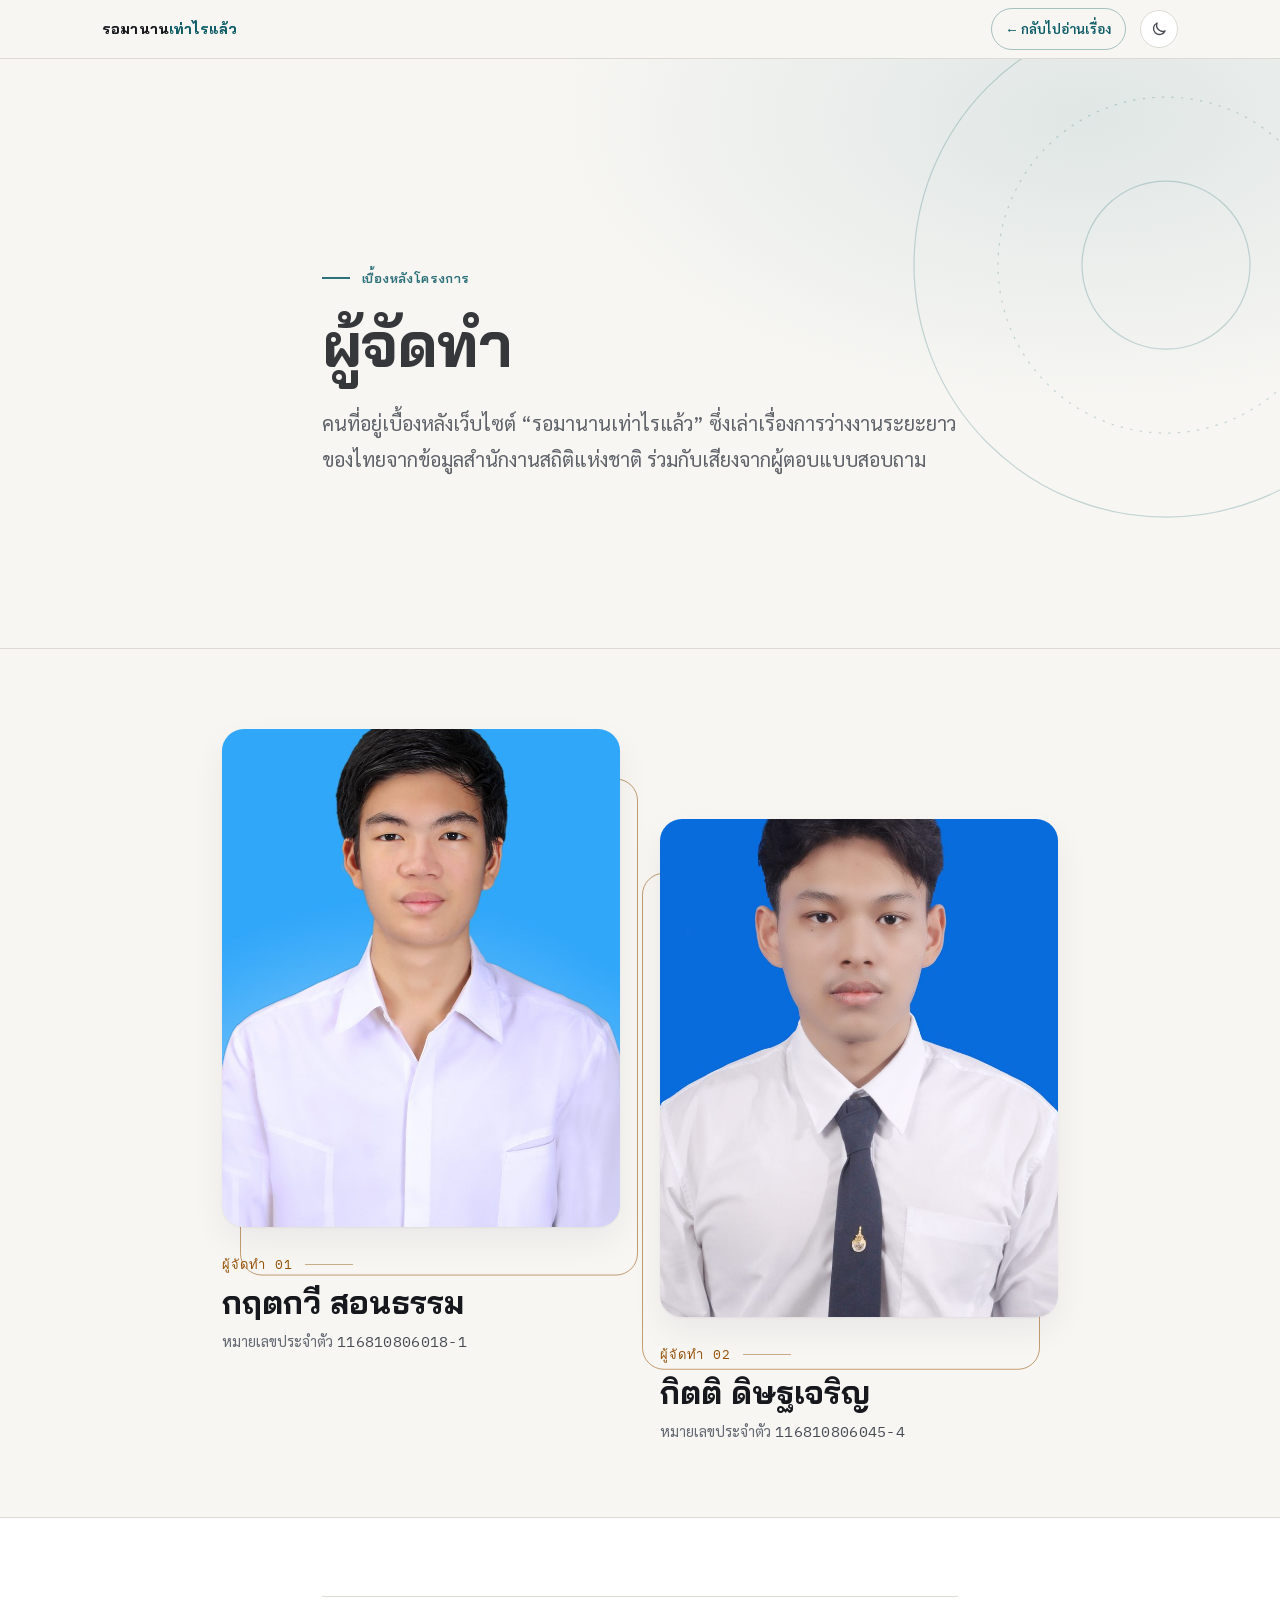
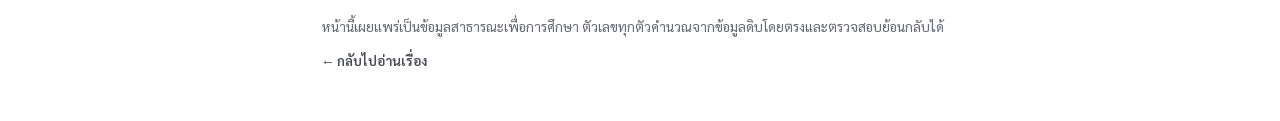
<file: credits.html>
<!DOCTYPE html>
<html lang="th">
<head>
<meta charset="utf-8">
<meta name="viewport" content="width=device-width, initial-scale=1">
<title>ผู้จัดทำ — รอมานานเท่าไรแล้ว</title>
<meta name="description" content="ผู้จัดทำเว็บไซต์เล่าเรื่องจากข้อมูล รอมานานเท่าไรแล้ว — คนไทยที่ตกงานเกินหนึ่งปี">
<meta name="theme-color" content="#f7f6f3" media="(prefers-color-scheme: light)">
<meta name="theme-color" content="#101317" media="(prefers-color-scheme: dark)">
<link rel="icon" href="data:image/svg+xml,%3Csvg xmlns='http://www.w3.org/2000/svg' viewBox='0 0 32 32'%3E%3Crect width='32' height='32' rx='8' fill='%230d5c66'/%3E%3Ccircle cx='16' cy='16' r='8' fill='none' stroke='%23f7f6f3' stroke-width='3'/%3E%3Cpath d='M16 11v5l3 2' fill='none' stroke='%23f7f6f3' stroke-width='2.4' stroke-linecap='round'/%3E%3C/svg%3E">
<link rel="preconnect" href="https://fonts.googleapis.com">
<link rel="preconnect" href="https://fonts.gstatic.com" crossorigin>
<link rel="stylesheet" href="https://fonts.googleapis.com/css2?family=Bai+Jamjuree:wght@500;600;700&family=Sarabun:wght@400;500;600;700&family=IBM+Plex+Mono:wght@400;500&display=swap">
<link rel="stylesheet" href="css/style.css">
<script>
(function(r){r.className+=' js';if(!('onpagereveal' in window))r.className+=' no-vt';
try{var t=localStorage.getItem('ltu-theme');if(t==='light'||t==='dark')r.setAttribute('data-theme',t);
if(sessionStorage.getItem('ltu-vt')){r.className+=' arriving';sessionStorage.removeItem('ltu-vt');}}catch(e){}})(document.documentElement);
</script>
</head>
<body>

<a class="skip" href="#main">ข้ามไปยังเนื้อหา</a>

<nav class="bar" aria-label="เมนู">
  <div class="bar-in">
    <a class="brand" href="index.html" data-page>รอมานาน<em>เท่าไรแล้ว</em></a>
    <a class="nav-cta" href="index.html" data-page>← กลับไปอ่านเรื่อง</a>
    <button class="theme-btn" id="themeBtn" type="button" aria-label="สลับโหมดสว่าง/มืด" title="สลับโหมดสว่าง/มืด">
      <svg class="i-moon" width="18" height="18" viewBox="0 0 24 24" aria-hidden="true"><path d="M20 14.5A8 8 0 0 1 9.5 4a8 8 0 1 0 10.5 10.5z" fill="none" stroke="currentColor" stroke-width="1.8" stroke-linejoin="round"/></svg>
      <svg class="i-sun" width="18" height="18" viewBox="0 0 24 24" aria-hidden="true"><circle cx="12" cy="12" r="4" fill="none" stroke="currentColor" stroke-width="1.8"/><path d="M12 2.5v2.2M12 19.3v2.2M2.5 12h2.2M19.3 12h2.2M5.3 5.3l1.6 1.6M17.1 17.1l1.6 1.6M5.3 18.7l1.6-1.6M17.1 6.9l1.6-1.6" stroke="currentColor" stroke-width="1.8" stroke-linecap="round"/></svg>
    </button>
  </div>
</nav>

<header class="hero team-hero" id="top" data-px>
  <div class="hero-scene" aria-hidden="true">
    <div class="layer far"><svg viewBox="0 0 600 600" preserveAspectRatio="xMidYMid slice"><circle cx="420" cy="220" r="210" fill="none" stroke="currentColor" stroke-width="1"/><circle cx="420" cy="220" r="140" fill="none" stroke="currentColor" stroke-width="1" stroke-dasharray="2 6"/><circle cx="420" cy="220" r="70" fill="none" stroke="currentColor" stroke-width="1"/></svg></div>
  </div>
  <div class="col hero-fg">
    <div class="kicker">เบื้องหลังโครงการ</div>
    <h1>ผู้จัดทำ</h1>
    <p class="deck">คนที่อยู่เบื้องหลังเว็บไซต์ “รอมานานเท่าไรแล้ว” ซึ่งเล่าเรื่องการว่างงานระยะยาวของไทยจากข้อมูลสำนักงานสถิติแห่งชาติ ร่วมกับเสียงจากผู้ตอบแบบสอบถาม</p>
  </div>
</header>

<main id="main">
<section class="ch" id="team">
  <div class="team-wrap">
    <div class="team">
      <figure class="person" data-px>
        <div class="portrait"><img src="img/team-1.jpg" alt="รูปของ กฤตกวี สอนธรรม" width="800" height="1120" loading="lazy" decoding="async"></div>
        <figcaption>
          <div class="p-no">ผู้จัดทำ 01</div>
          <div class="p-name">กฤตกวี สอนธรรม</div>
          <div class="p-id">หมายเลขประจำตัว <span class="num">116810806018-1</span></div>
        </figcaption>
      </figure>
      <figure class="person" data-px>
        <div class="portrait"><img src="img/team-2.jpg" alt="รูปของ กิตติ ดิษฐเจริญ" width="800" height="1120" loading="lazy" decoding="async"></div>
        <figcaption>
          <div class="p-no">ผู้จัดทำ 02</div>
          <div class="p-name">กิตติ ดิษฐเจริญ</div>
          <div class="p-id">หมายเลขประจำตัว <span class="num">116810806045-4</span></div>
        </figcaption>
      </figure>
    </div>
  </div>
</section>
</main>

<footer>
  <div class="col">
    <div class="fine">
      <span>หน้านี้เผยแพร่เป็นข้อมูลสาธารณะเพื่อการศึกษา ตัวเลขทุกตัวคำนวณจากข้อมูลดิบโดยตรงและตรวจสอบย้อนกลับได้</span>
      <a class="to-top" href="index.html" data-page>← กลับไปอ่านเรื่อง</a>
    </div>
  </div>
</footer>

<script src="js/common.js"></script>
</body>
</html>
</file>
<file: css/style.css>
/* =============================================================
   รอมานานเท่าไรแล้ว — stylesheet
   1. tokens   2. base   3. layout   4. nav   5. hero
   6. chapters 7. figures 8. cards  9. live  10. cta
   11. dashboard 12. tooltip 13. footer 14. parallax 15. motion
   16. page transitions 17. credits page
   ============================================================= */

/* ---------- 1. tokens ---------- */
:root{
  color-scheme: light;
  --paper:#f7f6f3;
  --paper-2:#ffffff;
  --sunk:#eceae4;
  --ink:#16181d;
  --ink-2:#464a53;
  --ink-3:#636873;           /* เข้มขึ้นจาก #7c818c ให้ผ่าน WCAG AA บนพื้นทุกสี */
  --rule:#dcdad3;
  --grid:#e5e3dc;
  --teal:#0d5c66;
  --teal-soft:#dfecee;
  --amber:#955006;           /* เข้มขึ้นให้อ่านบน --amber-soft ได้ชัด */
  --amber-soft:#f6ecdc;
  --live:#0c8a0c;
  --on-dark:#f7f6f3;
  --s1:#2a78d6; --s2:#eb6834; --s3:#1baf7a; --s4:#eda100; --s5:#e87ba4;
  --shadow:0 1px 2px rgba(22,24,29,.05), 0 14px 34px rgba(22,24,29,.06);
  --radius:14px;
  --nav-h:58px;
}
/* dark: ตามระบบ เว้นแต่ผู้ใช้เลือก light เอง */
@media (prefers-color-scheme: dark){:root:not([data-theme="light"]){
  color-scheme: dark;
  --paper:#101317; --paper-2:#181c21; --sunk:#1f242a;
  --ink:#eef0ee; --ink-2:#b8bdc3; --ink-3:#8d939b;
  --rule:#2a2f36; --grid:#272c33;
  --teal:#63b8c2; --teal-soft:#10333a;
  --amber:#e0972f; --amber-soft:#33260f;
  --live:#3fcf5a;
  --on-dark:#101317;
  --s1:#3987e5; --s2:#d95926; --s3:#199e70; --s4:#c98500; --s5:#d55181;
  --shadow:0 1px 2px rgba(0,0,0,.5), 0 14px 34px rgba(0,0,0,.35);
}}
:root[data-theme="dark"]{
  color-scheme: dark;
  --paper:#101317; --paper-2:#181c21; --sunk:#1f242a;
  --ink:#eef0ee; --ink-2:#b8bdc3; --ink-3:#8d939b;
  --rule:#2a2f36; --grid:#272c33;
  --teal:#63b8c2; --teal-soft:#10333a;
  --amber:#e0972f; --amber-soft:#33260f;
  --live:#3fcf5a;
  --on-dark:#101317;
  --s1:#3987e5; --s2:#d95926; --s3:#199e70; --s4:#c98500; --s5:#d55181;
  --shadow:0 1px 2px rgba(0,0,0,.5), 0 14px 34px rgba(0,0,0,.35);
}

/* ---------- 2. base ---------- */
*{box-sizing:border-box}
html{scroll-behavior:smooth;-webkit-text-size-adjust:100%}
section[id],header[id]{scroll-margin-top:calc(var(--nav-h) + 8px)}
body{margin:0;background:var(--paper);color:var(--ink);
  font-family:"Sarabun",system-ui,-apple-system,sans-serif;font-size:17px;line-height:1.8;
  -webkit-font-smoothing:antialiased;transition:background-color .25s,color .25s}
h1,h2,h3,.disp{font-family:"Bai Jamjuree","Sarabun",sans-serif;font-weight:700;margin:0;line-height:1.3;text-wrap:balance}
p{text-wrap:pretty}
.num{font-family:"IBM Plex Mono",ui-monospace,monospace;font-variant-numeric:tabular-nums}
a{color:var(--teal)}
:focus-visible{outline:2px solid var(--teal);outline-offset:3px;border-radius:6px}
::selection{background:var(--teal);color:var(--paper)}
.sr-only{position:absolute;width:1px;height:1px;padding:0;margin:-1px;overflow:hidden;clip:rect(0 0 0 0);white-space:nowrap;border:0}
.skip{position:absolute;left:12px;top:-60px;z-index:100;background:var(--ink);color:var(--paper);
  padding:10px 16px;border-radius:10px;text-decoration:none;font-weight:600}
.skip:focus{top:12px}

/* ---------- 3. layout ---------- */
.col{max-width:680px;margin-inline:auto;padding-inline:22px}
.wide{max-width:1120px;margin-inline:auto;padding-inline:22px}
@media (max-width:480px){.col,.wide{padding-inline:16px}}

/* ---------- 4. nav ---------- */
nav.bar{position:sticky;top:0;z-index:40;background:color-mix(in srgb, var(--paper) 88%, transparent);
  -webkit-backdrop-filter:blur(10px);backdrop-filter:blur(10px);border-bottom:1px solid var(--rule)}
.bar-in{max-width:1120px;margin-inline:auto;padding:8px 22px;min-height:var(--nav-h);
  display:flex;gap:14px;align-items:center;justify-content:space-between}
.brand{font-family:"Bai Jamjuree",sans-serif;font-weight:700;font-size:14.5px;letter-spacing:.01em;
  white-space:nowrap;color:var(--ink);text-decoration:none}
.brand em{font-style:normal;color:var(--teal)}
.bar-links{display:flex;gap:2px;overflow-x:auto;scrollbar-width:none;flex:1 1 auto;justify-content:flex-end;
  /* ขอบจางบอกว่าเลื่อนต่อได้บนจอเล็ก */
  -webkit-mask-image:linear-gradient(90deg,transparent 0,#000 14px,#000 calc(100% - 14px),transparent 100%);
  mask-image:linear-gradient(90deg,transparent 0,#000 14px,#000 calc(100% - 14px),transparent 100%);
  padding-inline:10px}
.bar-links::-webkit-scrollbar{display:none}
.bar-links a{font-size:13.5px;color:var(--ink-2);text-decoration:none;padding:8px 12px;border-radius:99px;
  white-space:nowrap;transition:background-color .2s,color .2s}
.bar-links a:hover{background:var(--sunk);color:var(--ink)}
.bar-links a[aria-current="true"]{background:var(--teal-soft);color:var(--teal);font-weight:600}
.theme-btn{flex:0 0 auto;width:38px;height:38px;border-radius:50%;border:1px solid var(--rule);
  background:var(--paper-2);color:var(--ink-2);display:grid;place-items:center;cursor:pointer;padding:0}
.theme-btn:hover{color:var(--ink);border-color:var(--ink-3)}
.theme-btn .i-sun{display:none}
:root[data-theme="dark"] .theme-btn .i-sun{display:block}
:root[data-theme="dark"] .theme-btn .i-moon{display:none}
@media (prefers-color-scheme: dark){
  :root:not([data-theme="light"]) .theme-btn .i-sun{display:block}
  :root:not([data-theme="light"]) .theme-btn .i-moon{display:none}
}
.nav-cta{flex:0 0 auto;margin-left:auto;display:inline-flex;align-items:center;gap:6px;font-size:13.5px;font-weight:600;
  color:var(--teal);text-decoration:none;padding:8px 14px;border-radius:99px;border:1px solid color-mix(in srgb, var(--teal) 35%, transparent);
  white-space:nowrap;transition:background-color .2s}
.nav-cta:hover{background:var(--teal-soft)}
.progress{position:absolute;left:0;bottom:-1px;height:2px;width:100%;background:var(--teal);
  transform-origin:0 50%;transform:scaleX(0)}
@media (max-width:720px){
  .bar-in{flex-wrap:wrap;gap:4px 10px;padding:8px 16px}
  .brand{order:1}
  .theme-btn{order:2}
  .bar-links{order:3;flex-basis:100%;justify-content:flex-start;margin-inline:-16px;padding-inline:12px}
  .nav-cta{order:2;margin-left:auto}
  :root{--nav-h:100px}
}

/* ---------- 5. hero ---------- */
.hero{padding-block:80px 60px;border-bottom:1px solid var(--rule);position:relative;overflow:hidden;
  background:
    radial-gradient(60% 70% at 85% 10%, color-mix(in srgb, var(--teal) 10%, transparent), transparent 70%),
    var(--paper)}
.hero .col{position:relative}
.kicker{font-family:"Bai Jamjuree",sans-serif;font-size:13px;font-weight:600;letter-spacing:.03em;
  text-transform:uppercase;color:var(--teal);display:flex;align-items:center;gap:12px}
.kicker::before{content:"";width:28px;height:2px;background:currentColor;flex:0 0 auto}
h1{font-size:clamp(36px,7.2vw,62px);margin-top:14px;letter-spacing:-.015em}
.hero .deck{font-size:clamp(17px,2.3vw,20px);color:var(--ink-2);margin-top:20px;max-width:60ch}
.hero-num{display:flex;align-items:baseline;gap:14px;margin-top:40px;flex-wrap:wrap}
.hero-num .big{font-family:"IBM Plex Mono",monospace;font-variant-numeric:tabular-nums;
  font-size:clamp(50px,12vw,92px);font-weight:500;line-height:1;letter-spacing:-.03em;color:var(--teal)}
.hero-num .unit{font-size:20px;color:var(--ink-2);font-weight:600}
.hero-cap{font-size:15px;color:var(--ink-3);margin-top:12px;max-width:52ch;
  padding-left:14px;border-left:2px solid var(--amber)}
.byline{margin-top:36px;padding-top:18px;border-top:1px solid var(--rule);font-size:14px;color:var(--ink-3);
  display:flex;flex-wrap:wrap;gap:6px 22px}
.byline b{color:var(--ink-2);font-weight:600}
.scroll-cue{display:inline-flex;align-items:center;gap:8px;margin-top:30px;font-size:14px;color:var(--ink-3);
  text-decoration:none}
.scroll-cue svg{animation:bob 2.2s ease-in-out infinite}
.scroll-cue:hover{color:var(--teal)}
@keyframes bob{0%,100%{transform:translateY(0)}50%{transform:translateY(4px)}}

/* ---------- 6. chapters ---------- */
section.ch{padding-block:72px}
section.ch + section.ch{border-top:1px solid var(--rule)}
section.ch.flush{padding-top:0;border-top:none}
.ch-no{font-family:"IBM Plex Mono",monospace;font-size:13px;color:var(--amber);font-weight:500;letter-spacing:.08em;
  display:flex;align-items:center;gap:12px}
.ch-no::after{content:"";height:1px;flex:1 1 auto;max-width:80px;background:color-mix(in srgb, var(--amber) 45%, transparent)}
h2{font-size:clamp(26px,4.4vw,38px);margin-top:10px;letter-spacing:-.01em}
.ch p{font-size:17.5px;color:var(--ink-2);margin:18px 0 0;max-width:64ch}
.ch p strong{color:var(--ink);font-weight:600;
  background:linear-gradient(transparent 62%, color-mix(in srgb, var(--amber) 22%, transparent) 62%)}
.ch p.lead{font-size:19.5px;color:var(--ink);line-height:1.7}
.ch p.bridge{margin-top:28px}
.ch p.note{margin-top:24px;font-size:15px;color:var(--ink-3)}

/* pull quote / key stat */
.pull{margin:34px 0 0;padding:24px 28px;background:var(--teal-soft);border-radius:4px 16px 16px 4px;
  border-left:4px solid var(--teal)}
.pull .p-num{font-family:"IBM Plex Mono",monospace;font-size:clamp(30px,6vw,44px);font-weight:500;
  line-height:1.1;color:var(--teal);letter-spacing:-.02em}
.pull .p-txt{font-size:16.5px;color:var(--ink-2);margin-top:10px;max-width:52ch}
.pull.amber{background:var(--amber-soft);border-left-color:var(--amber)}
.pull.amber .p-num{color:var(--amber)}

/* how to read */
.howto{margin-top:16px;font-size:14.5px;color:var(--ink-2);display:flex;gap:10px;align-items:flex-start;
  background:var(--sunk);border-radius:10px;padding:12px 15px;line-height:1.7}
.howto svg{flex:0 0 auto;margin-top:4px;color:var(--teal)}

/* ---------- 7. figures ---------- */
.band{background:var(--paper-2);border-block:1px solid var(--rule);padding-block:48px;margin:40px 0 0}
.band.tight{margin-top:22px}
.fig h3{font-family:"Sarabun",sans-serif;font-size:19px;font-weight:700}
.fig .sub{font-size:14.5px;color:var(--ink-3);margin-top:4px}
.chart{width:100%;position:relative;margin-top:22px;min-height:250px}
.chart svg{display:block;width:100%;height:auto;overflow:visible}
.chart svg .hit:focus{outline:none}
.chart svg:has(.hit:focus-visible){outline:2px solid var(--teal);outline-offset:6px;border-radius:8px}
.legend{display:flex;flex-wrap:wrap;gap:8px 18px;margin-top:14px;font-size:14px;color:var(--ink-2)}
.legend span{display:inline-flex;align-items:center;gap:7px}
.sw{width:12px;height:12px;border-radius:3px;flex:0 0 auto;display:inline-block}
.sw.line{height:3px;width:18px;border-radius:2px}

/* 12-month explainer */
.months{display:flex;gap:5px;margin-top:24px;flex-wrap:wrap}
.months i{flex:1 1 20px;height:36px;border-radius:6px;background:var(--sunk);display:block;
  border:1px solid var(--rule);transition:background-color .3s,border-color .3s}
.months i.wait{background:color-mix(in srgb, var(--amber) 16%, var(--sunk));border-color:color-mix(in srgb, var(--amber) 30%, var(--rule))}
.months i.on{background:var(--amber);border-color:var(--amber)}
.months-lab{display:flex;justify-content:space-between;gap:12px;font-size:13.5px;color:var(--ink-3);margin-top:8px}
.months-lab span:last-child{text-align:right;color:var(--amber);font-weight:600}

/* ---------- 8. gap cards ---------- */
.gaps{display:grid;grid-template-columns:repeat(auto-fit,minmax(230px,1fr));gap:14px;margin-top:30px;counter-reset:gap}
.gap{background:var(--paper-2);border:1px solid var(--rule);border-radius:var(--radius);padding:18px 18px 16px;
  display:flex;flex-direction:column;counter-increment:gap;transition:transform .2s,box-shadow .2s,border-color .2s}
.gap::before{content:counter(gap, decimal-leading-zero);font-family:"IBM Plex Mono",monospace;font-size:12px;
  color:var(--ink-3);margin-bottom:6px}
.gap:hover{transform:translateY(-2px);box-shadow:var(--shadow);border-color:color-mix(in srgb, var(--amber) 40%, var(--rule))}
.gap .g-q{font-family:"Bai Jamjuree",sans-serif;font-weight:600;font-size:16.5px;color:var(--ink);line-height:1.45}
.gap .g-a{font-size:14.5px;color:var(--ink-3);margin-top:7px;flex:1 1 auto;line-height:1.7}
.gap .g-tag{align-self:flex-start;font-size:12px;font-weight:600;color:var(--amber);background:var(--amber-soft);
  border-radius:99px;padding:3px 10px;margin-top:12px}

/* ---------- 9. live ---------- */
.live-head{display:flex;flex-wrap:wrap;gap:12px;align-items:center;justify-content:space-between;margin-top:26px}
.live-pill{display:inline-flex;align-items:center;gap:8px;font-size:13.5px;color:var(--ink-2);
  background:var(--paper-2);border:1px solid var(--rule);border-radius:99px;padding:6px 14px}
.dot{width:8px;height:8px;border-radius:50%;background:var(--ink-3);flex:0 0 auto}
.dot.on{background:var(--live);animation:pulse 2.4s ease-in-out infinite}
@keyframes pulse{0%,100%{opacity:1}50%{opacity:.35}}
.live-grid{display:grid;grid-template-columns:repeat(auto-fit,minmax(280px,1fr));gap:16px;margin-top:22px}
.lcard{background:var(--paper-2);border:1px solid var(--rule);border-radius:var(--radius);padding:18px 20px}
.lcard h3{font-family:"Sarabun",sans-serif;font-size:16px;font-weight:700}
.lcard .lsub{font-size:13.5px;color:var(--ink-3);margin-top:3px;margin-bottom:14px}
.brow{margin-bottom:13px}
.brow-t{display:flex;justify-content:space-between;gap:12px;font-size:14.5px;align-items:baseline}
.brow-t b{font-weight:400;color:var(--ink-2)}
.brow-t .v{font-family:"IBM Plex Mono",monospace;font-weight:500;color:var(--ink);flex:0 0 auto}
.track{height:9px;background:var(--sunk);border-radius:99px;margin-top:6px;overflow:hidden}
.track i{display:block;height:100%;border-radius:99px;background:var(--teal);transition:width .5s ease}
.track.amber i{background:var(--amber)}
.empty{background:var(--paper-2);border:1px dashed var(--rule);border-radius:var(--radius);padding:30px 24px;text-align:center;margin-top:22px}
.empty .e-t{font-family:"Bai Jamjuree",sans-serif;font-weight:600;font-size:18px}
.empty .e-d{font-size:15px;color:var(--ink-3);margin-top:8px;max-width:46ch;margin-inline:auto}
.skeleton{height:220px;border-radius:var(--radius);margin-top:22px;
  background:linear-gradient(90deg,var(--sunk) 0%,var(--paper-2) 50%,var(--sunk) 100%);background-size:200% 100%;
  animation:shimmer 1.4s linear infinite}
@keyframes shimmer{to{background-position:-200% 0}}

/* ---------- 10. cta ---------- */
.cta{background:var(--ink);color:var(--on-dark);border-radius:22px;padding:40px 34px;margin-top:40px;
  position:relative;overflow:hidden}
.cta::after{content:"";position:absolute;right:-60px;top:-60px;width:220px;height:220px;border-radius:50%;
  border:28px solid color-mix(in srgb, var(--on-dark) 7%, transparent);pointer-events:none}
.cta h2{color:var(--on-dark);font-size:clamp(24px,4vw,32px);position:relative}
.cta p{color:color-mix(in srgb, var(--on-dark) 78%, transparent);margin-top:14px;max-width:52ch;font-size:16.5px;position:relative}
.cta-actions{display:flex;flex-wrap:wrap;gap:10px;margin-top:24px;position:relative}
.btn{display:inline-flex;align-items:center;gap:8px;background:var(--on-dark);color:var(--ink);text-decoration:none;
  font-family:"Bai Jamjuree",sans-serif;font-weight:600;font-size:16px;padding:13px 26px;border-radius:99px;
  min-height:48px;transition:transform .15s,opacity .15s}
.btn:hover{opacity:.9;transform:translateY(-1px)}
.btn:focus-visible{outline-color:var(--on-dark)}
.btn.ghost{background:transparent;color:var(--on-dark);border:1px solid color-mix(in srgb, var(--on-dark) 40%, transparent)}
@media (max-width:480px){.cta{padding:32px 22px}.btn{flex:1 1 100%;justify-content:center}}

/* ---------- 11. dashboard ---------- */
.controls{display:flex;flex-wrap:wrap;gap:12px 14px;align-items:flex-end;background:var(--paper-2);
  border:1px solid var(--rule);border-radius:var(--radius);padding:16px;margin-top:22px}
.field{display:flex;flex-direction:column;gap:6px;flex:1 1 150px;min-width:140px}
.field label{font-size:12.5px;font-weight:600;letter-spacing:.04em;text-transform:uppercase;color:var(--ink-3)}
select{font-family:inherit;font-size:16px;color:var(--ink);background-color:var(--sunk);border:1px solid var(--rule);
  border-radius:10px;padding:10px 36px 10px 12px;width:100%;min-height:46px;cursor:pointer;appearance:none;
  background-image:url("data:image/svg+xml,%3Csvg xmlns='http://www.w3.org/2000/svg' width='12' height='8' viewBox='0 0 12 8'%3E%3Cpath d='M1 1.5l5 5 5-5' fill='none' stroke='%23888' stroke-width='1.8' stroke-linecap='round' stroke-linejoin='round'/%3E%3C/svg%3E");
  background-repeat:no-repeat;background-position:right 13px center}
select:hover{border-color:var(--ink-3)}
select:focus-visible{outline:2px solid var(--teal);outline-offset:1px}
.tablewrap{overflow-x:auto;border:1px solid var(--rule);border-radius:var(--radius);background:var(--paper-2);margin-top:18px}
table{border-collapse:collapse;width:100%;font-size:15px;min-width:460px}
th,td{text-align:right;padding:10px 14px;border-bottom:1px solid var(--grid);white-space:nowrap}
th:first-child,td:first-child{text-align:left}
thead th{background:var(--sunk);font-size:13px;font-weight:600;color:var(--ink-2);letter-spacing:.03em}
tbody tr:last-child td{border-bottom:none}
tbody tr:hover td{background:color-mix(in srgb, var(--teal-soft) 50%, transparent)}
td.v{font-family:"IBM Plex Mono",monospace;font-variant-numeric:tabular-nums}
td.up{color:var(--amber);font-weight:600}
td.down{color:var(--teal);font-weight:600}

/* ---------- 12. tooltip ---------- */
.tip{position:fixed;left:0;top:0;pointer-events:none;z-index:60;background:var(--paper-2);border:1px solid var(--rule);
  border-radius:10px;box-shadow:var(--shadow);padding:10px 13px;font-size:14px;opacity:0;transition:opacity .1s;max-width:260px}
.tip .t-h{font-weight:700;font-size:13.5px;margin-bottom:5px}
.tip .t-r{display:flex;justify-content:space-between;gap:16px;color:var(--ink-2)}
.tip .t-v{font-family:"IBM Plex Mono",monospace;color:var(--ink);font-weight:500}

/* ---------- 13. footer ---------- */
footer{background:var(--paper-2);border-top:1px solid var(--rule);padding-block:48px}
footer h3{font-family:"Bai Jamjuree",sans-serif;font-size:16px;margin-bottom:10px}
footer p,footer li{font-size:14.5px;color:var(--ink-2)}
footer ul{padding-left:20px;margin:0}
footer li{margin-bottom:7px}
footer li::marker{color:var(--teal)}
.foot-cols{display:grid;grid-template-columns:repeat(auto-fit,minmax(260px,1fr));gap:28px}
.fine{margin-top:30px;padding-top:18px;border-top:1px solid var(--rule);font-size:13.5px;color:var(--ink-3);
  display:flex;flex-wrap:wrap;gap:10px 20px;justify-content:space-between;align-items:center}
.to-top{color:var(--ink-2);text-decoration:none;font-weight:600;white-space:nowrap}
.to-top:hover{color:var(--teal)}

/* ---------- 14. parallax ----------
   JS ใส่ --p ให้ทุก [data-px]: 1 = เพิ่งโผล่ล่างจอ, 0 = กลางจอ, -1 = กำลังพ้นขอบบน
   ใช้ property `translate` (ไม่ใช่ transform) จึงไม่ชนกับ animation reveal/hover
   --pi = ความแรง: PC 1, มือถือเบาลง, reduced-motion ปิด */
:root{--pi:1}
@media (max-width:720px){:root{--pi:.55}}
@media (prefers-reduced-motion: reduce){:root{--pi:0}}
[data-px]{--p:0}
section.ch{position:relative;overflow:clip}
section.ch > .col, section.ch > .band{position:relative;z-index:1}

/* hero: เต็มจอ + ฉากหลังสามชั้น */
.hero{min-height:calc(100svh - var(--nav-h));display:flex;align-items:center}
.hero .col.hero-fg{width:100%;position:relative;z-index:2;
  translate:0 calc(var(--p) * var(--pi) * -140px);
  opacity:calc(1 + var(--p) * 1.1)}
.hero-scene{position:absolute;inset:0;z-index:0;pointer-events:none}
.hero-scene .layer{position:absolute;inset:-10% 0}
.hero-scene .far{color:color-mix(in srgb, var(--teal) 22%, transparent);translate:0 calc(var(--p) * var(--pi) * -60px)}
.hero-scene .far svg{position:absolute;right:-8%;top:0;width:min(70vw,720px);height:100%}
@media (max-width:720px){.hero-scene .far svg{right:-40%;width:110vw}}
.hero-scene .mid{translate:0 calc(var(--p) * var(--pi) * -220px)}
.hero-scene .near{translate:0 calc(var(--p) * var(--pi) * -420px)}
.tile{position:absolute;display:block;border-radius:8px;border:1.5px solid color-mix(in srgb, var(--teal) 30%, transparent);
  background:color-mix(in srgb, var(--teal-soft) 55%, transparent)}
.tile.hot{background:var(--amber);border-color:var(--amber);opacity:.9}
/* ช่องลอยแสดงเฉพาะจอกว้างที่มีที่ว่างขวามือ ไม่ให้ทับตัวหนังสือ */
@media (max-width:1199px){.hero-scene .mid,.hero-scene .near{display:none}}

/* เลขบทยักษ์ด้านหลัง เลื่อนสวนทางกับเนื้อหา */
.ch-bg{position:absolute;right:-.06em;z-index:0;pointer-events:none;user-select:none;
  font-family:"IBM Plex Mono",monospace;font-weight:500;line-height:.8;letter-spacing:-.06em;
  font-size:clamp(130px,26vw,360px);color:transparent;
  -webkit-text-stroke:1.5px color-mix(in srgb, var(--amber) 38%, transparent);
  top:10px;translate:0 calc(var(--p) * var(--pi) * 160px)}
section.ch:nth-of-type(even) .ch-bg{right:auto;left:-.06em}
@media (max-width:720px){
  /* จอแคบ: เลขอยู่ขวาเสมอและจางลง ไม่แย่งสายตาจากหัวข้อ */
  section.ch:nth-of-type(even) .ch-bg{left:auto;right:-.06em}
  .ch-bg{-webkit-text-stroke-color:color-mix(in srgb, var(--amber) 20%, transparent)}
  .hero-scene .far{opacity:.5}
}

/* แถบกราฟ: ลายจุดเลื่อนช้ากว่ากราฟ */
.band{position:relative;overflow:clip}
.band::before{content:"";position:absolute;inset:-120px 0;z-index:0;pointer-events:none;
  background-image:radial-gradient(color-mix(in srgb, var(--ink) 9%, transparent) 1px, transparent 1.4px);
  background-size:22px 22px;
  -webkit-mask-image:linear-gradient(90deg,#000,transparent 35%,transparent 65%,#000);
  mask-image:linear-gradient(90deg,#000,transparent 35%,transparent 65%,#000);
  translate:0 calc(var(--p) * var(--pi) * 90px)}
.band > .wide{position:relative;z-index:1}

/* ตัวเลขเด่น การ์ด CTA ลอยเหลื่อมชั้น */
.pull{translate:0 calc(var(--p) * var(--pi) * -26px)}
.cta::after{translate:0 calc(var(--p) * var(--pi) * 110px)}
@media (min-width:721px){
  .gap:nth-child(3n+2){translate:0 calc(var(--p) * var(--pi) * -34px)}
  .gap:nth-child(3n){translate:0 calc(var(--p) * var(--pi) * -14px)}
}

/* ---------- 15. motion ---------- */
.js .reveal{opacity:0;transform:translateY(14px);transition:opacity .6s ease,transform .6s ease}
.js .reveal.in{opacity:1;transform:none}
@media (prefers-reduced-motion: reduce){
  html{scroll-behavior:auto}
  *,*::before,*::after{animation-duration:.01ms!important;animation-iteration-count:1!important;transition-duration:.01ms!important}
  .js .reveal{opacity:1;transform:none}
}
@media print{
  nav.bar,.cta,.scroll-cue,.theme-btn,#dash .controls{display:none}
  .band{border:none}
}

/* ---------- 16. page transitions ----------
   Chrome/Edge/Safari ใหม่: cross-document View Transitions (ไม่ต้องใช้ JS)
   หน้าใหม่เลื่อนขึ้นมาเหมือนม่าน ส่วนแถบเมนูค้างอยู่ที่เดิม */
@view-transition{navigation:auto}
nav.bar{view-transition-name:site-nav}
::view-transition-old(root){animation:vt-out .45s cubic-bezier(.4,0,.2,1) both}
::view-transition-new(root){animation:vt-in .65s cubic-bezier(.2,.7,.2,1) both}
@keyframes vt-out{to{opacity:0;transform:translateY(-4%) scale(.97)}}
@keyframes vt-in{from{clip-path:inset(100% 0 0 0);transform:translateY(8%)}to{clip-path:inset(0);transform:none}}
/* เบราว์เซอร์ที่ไม่รองรับ: ม่านสีเดียวกับแบรนด์ (common.js ใส่คลาส) */
.no-vt body::after{content:"";position:fixed;inset:0;z-index:200;background:var(--teal);pointer-events:none;
  transform:translateY(100%)}
.no-vt.leaving body::after{transition:transform .42s cubic-bezier(.7,0,.3,1);transform:none}
.no-vt.arriving body::after{animation:curtain-up .6s cubic-bezier(.7,0,.3,1) .05s both}
@keyframes curtain-up{from{transform:none}to{transform:translateY(-100%)}}
@media (prefers-reduced-motion: reduce){
  ::view-transition-group(*),::view-transition-old(*),::view-transition-new(*){animation:none!important}
  .no-vt body::after{display:none}
}

/* ---------- 17. credits page ---------- */
.team-hero{min-height:calc(72svh - var(--nav-h))}
.team{display:grid;grid-template-columns:repeat(auto-fit,minmax(260px,1fr));gap:56px 40px;margin-top:8px}
.person{margin:0;position:relative}
.portrait{position:relative;aspect-ratio:4/5;border-radius:22px;overflow:hidden;z-index:1;
  background:var(--teal-soft);box-shadow:var(--shadow)}
.portrait img{position:absolute;inset:-8% 0;width:100%;height:116%;object-fit:cover;object-position:50% 20%;
  translate:0 calc(var(--p) * var(--pi) * -36px);transition:scale .6s cubic-bezier(.2,.7,.2,1)}
.person:hover .portrait img{scale:1.04}
/* กรอบเส้นเหลื่อมด้านหลัง ลอยคนละความเร็วกับรูป */
.person::before{content:"";position:absolute;left:18px;right:-18px;top:18px;aspect-ratio:4/5;z-index:0;
  border:1.5px solid color-mix(in srgb, var(--amber) 55%, transparent);border-radius:22px;
  translate:0 calc(var(--p) * var(--pi) * 40px)}
.person:nth-child(even)::before{left:-18px;right:18px}
.person figcaption{position:relative;z-index:1;margin-top:26px}
.person .p-no{font-family:"IBM Plex Mono",monospace;font-size:13px;color:var(--amber);letter-spacing:.08em;
  display:flex;align-items:center;gap:12px}
.person .p-no::after{content:"";height:1px;width:48px;background:color-mix(in srgb, var(--amber) 45%, transparent)}
.person .p-name{font-family:"Bai Jamjuree","Sarabun",sans-serif;font-weight:700;font-size:clamp(24px,3.4vw,32px);
  line-height:1.3;margin-top:6px}
@media (min-width:721px){ .person:nth-child(even){margin-top:90px} }
.person .p-id{font-size:14.5px;color:var(--ink-3);margin-top:4px}
.person .p-id .num{color:var(--ink-2);letter-spacing:.02em}
.team-wrap{max-width:880px;margin-inline:auto;padding-inline:22px}
@media (max-width:480px){.team-wrap{padding-inline:16px}.team{gap:48px}}
.back-link{display:inline-flex;align-items:center;gap:8px;margin-top:28px;font-weight:600;color:var(--teal);text-decoration:none}
.back-link:hover{text-decoration:underline}
</file>
